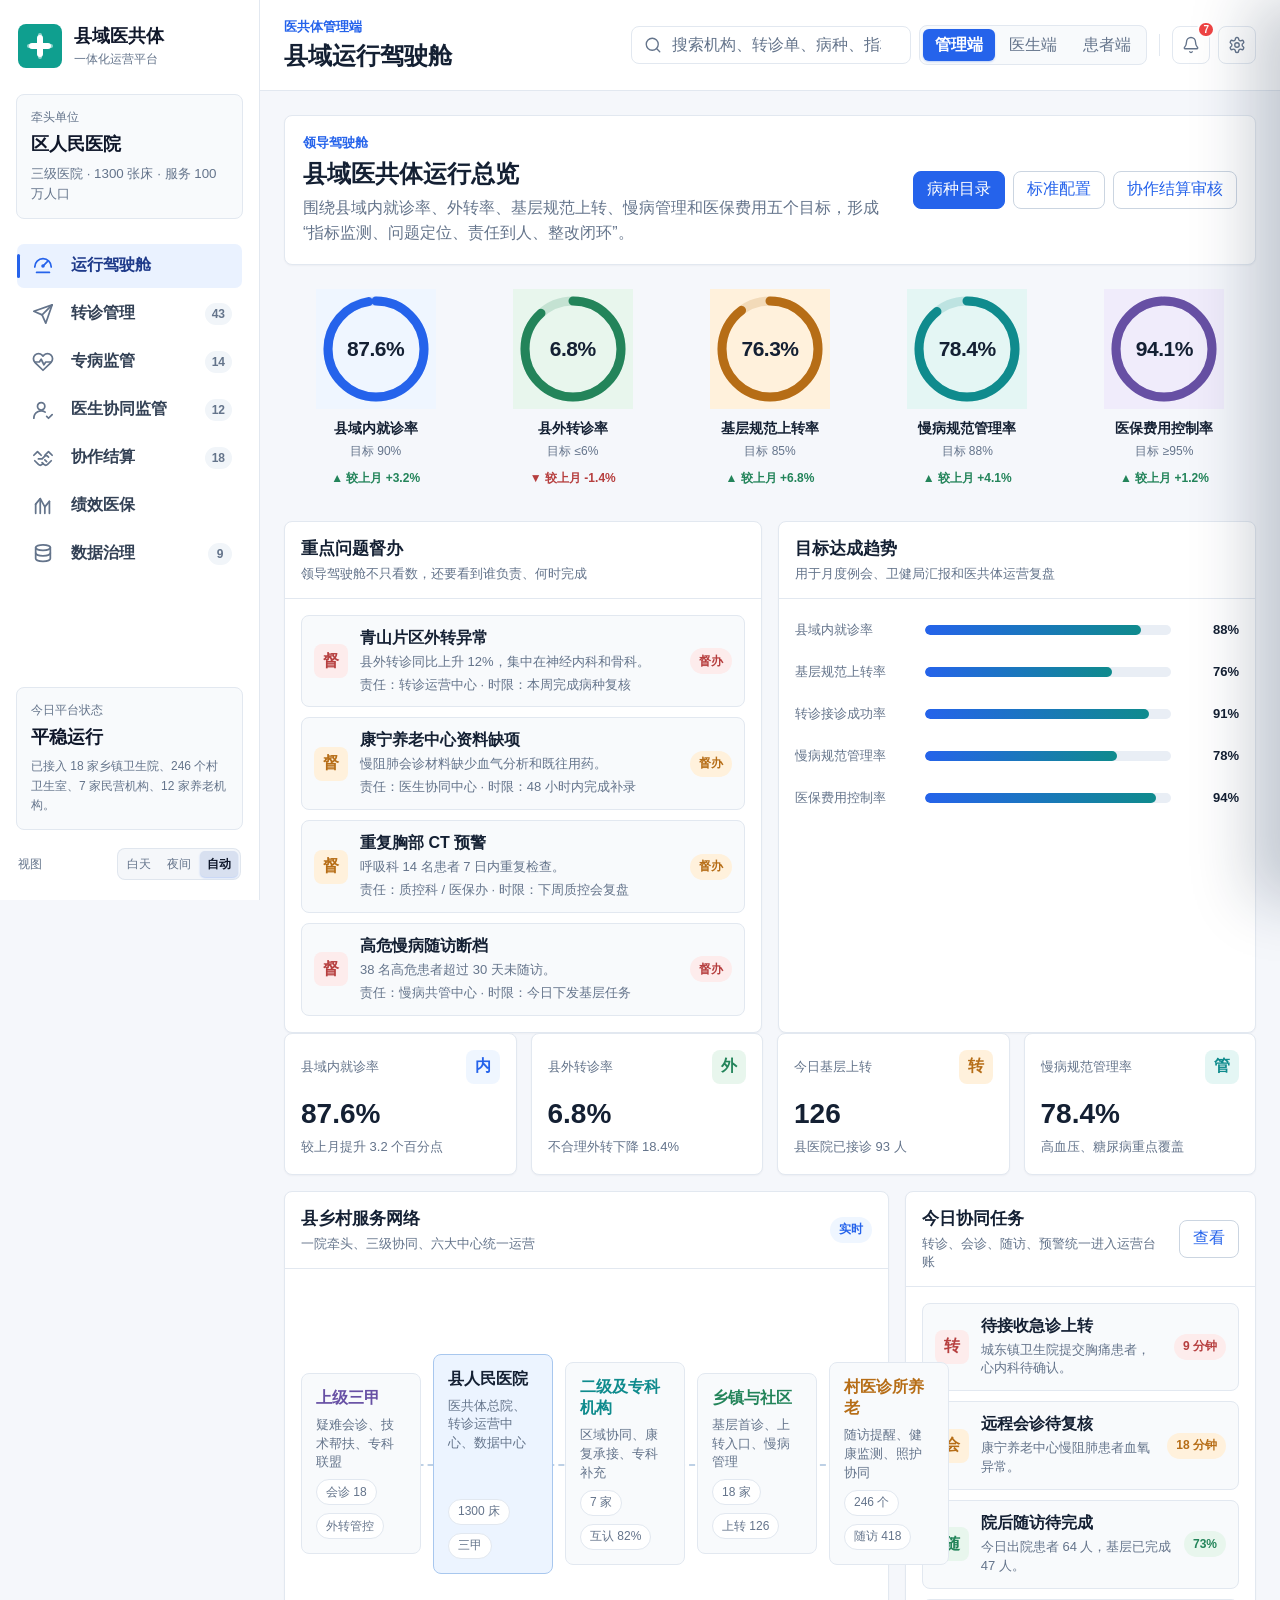
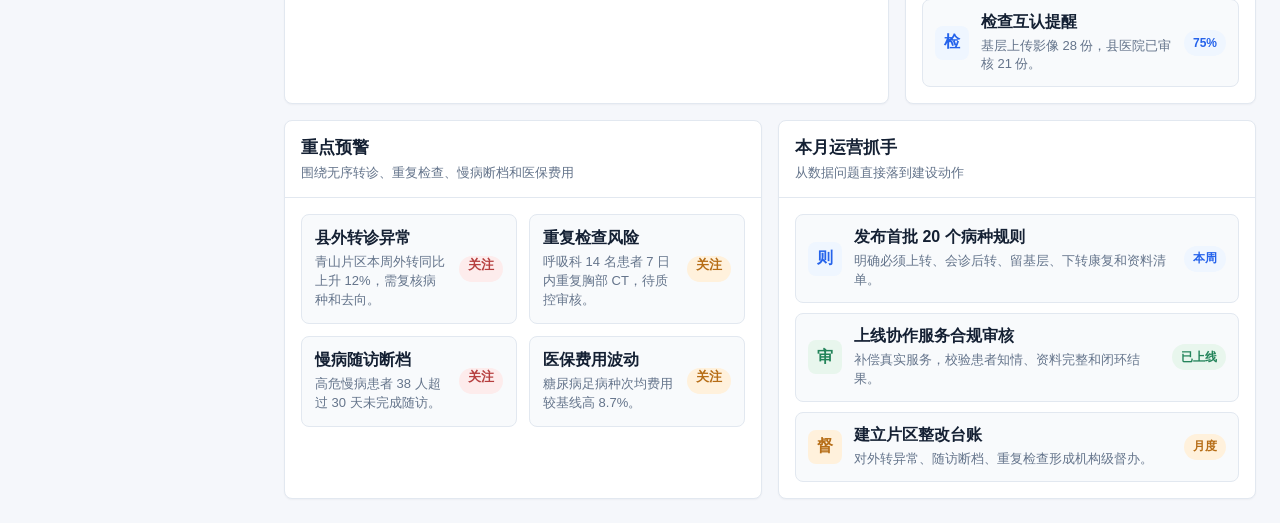
<file: index.html>
<!doctype html>
<html lang="zh-CN">
  <head>
    <meta charset="UTF-8" />
    <meta name="viewport" content="width=device-width, initial-scale=1.0" />
    <title>县域医共体一体化平台</title>
    <link rel="stylesheet" href="./styles.css?v=merge-doc6" />
  </head>
  <body>
    <div class="app-shell">
      <aside class="sidebar" aria-label="主导航">
        <div class="brand">
          <div class="brand-mark">
            <svg width="26" height="26" viewBox="0 0 26 26" fill="none" aria-hidden="true">
              <rect x="10" y="2" width="6" height="22" rx="3" fill="white"/>
              <rect x="2" y="10" width="22" height="6" rx="3" fill="white"/>
              <circle cx="13" cy="2"  r="2" fill="white" opacity="0.55"/>
              <circle cx="13" cy="24" r="2" fill="white" opacity="0.55"/>
              <circle cx="2"  cy="13" r="2" fill="white" opacity="0.55"/>
              <circle cx="24" cy="13" r="2" fill="white" opacity="0.55"/>
            </svg>
          </div>
          <div>
            <strong>县域医共体</strong>
            <span>一体化运营平台</span>
          </div>
        </div>

        <div class="region-card">
          <span>牵头单位</span>
          <strong>区人民医院</strong>
          <small>三级医院 · 1300 张床 · 服务 100 万人口</small>
        </div>

        <nav id="mainNav" class="nav" aria-label="平台模块"></nav>

        <section class="sidebar-status" aria-label="运行状态">
          <div>
            <span>今日平台状态</span>
            <strong>平稳运行</strong>
          </div>
          <p>已接入 18 家乡镇卫生院、246 个村卫生室、7 家民营机构、12 家养老机构。</p>
        </section>

        <div class="sidebar-preferences" aria-label="视图偏好">
          <span>视图</span>
          <div class="theme-switch">
            <button type="button" data-theme-choice="light" title="白天视图">白天</button>
            <button type="button" data-theme-choice="dark" title="夜间视图">夜间</button>
            <button type="button" data-theme-choice="auto" title="跟随系统">自动</button>
          </div>
        </div>
      </aside>

      <main class="workspace">
        <header class="topbar">
          <div>
            <p id="viewLabel" class="eyebrow">医共体管理端</p>
            <h1 id="pageTitle">县域运行驾驶舱</h1>
          </div>
          <div class="topbar-actions">
            <label class="search" aria-label="搜索">
              <svg class="topbar-svg" viewBox="0 0 24 24" aria-hidden="true"><circle cx="11" cy="11" r="8"/><path d="m21 21-4.3-4.3"/></svg>
              <input id="searchInput" type="search" placeholder="搜索患者、机构、转诊单、慢病档案" />
            </label>
            <div class="role-switch" role="tablist" aria-label="端口切换">
              <button class="active" type="button" data-role="manager">管理端</button>
              <button type="button" data-role="doctor">医生端</button>
              <button type="button" data-role="patient">患者端</button>
            </div>
            <span class="topbar-divider" aria-hidden="true"></span>
            <button id="notifButton" class="icon-button" type="button" aria-label="通知" title="通知">
              <svg class="topbar-svg" viewBox="0 0 24 24" aria-hidden="true"><path d="M10.268 21a2 2 0 0 0 3.464 0"/><path d="M3.262 15.326A1 1 0 0 0 4 17h16a1 1 0 0 0 .74-1.673C19.41 13.956 18 12.499 18 8A6 6 0 0 0 6 8c0 4.499-1.411 5.957-2.738 7.326"/></svg>
              <span id="notifBadge" class="notif-badge" style="display:none;">0</span>
            </button>
            <button id="settingsButton" class="icon-button" type="button" aria-label="系统设置" title="系统设置">
              <svg class="topbar-svg" viewBox="0 0 24 24" aria-hidden="true"><path d="M12.22 2h-.44a2 2 0 0 0-2 2v.18a2 2 0 0 1-1 1.73l-.43.25a2 2 0 0 1-2 0l-.15-.08a2 2 0 0 0-2.73.73l-.22.38a2 2 0 0 0 .73 2.73l.15.1a2 2 0 0 1 1 1.72v.51a2 2 0 0 1-1 1.74l-.15.09a2 2 0 0 0-.73 2.73l.22.38a2 2 0 0 0 2.73.73l.15-.08a2 2 0 0 1 2 0l.43.25a2 2 0 0 1 1 1.73V20a2 2 0 0 0 2 2h.44a2 2 0 0 0 2-2v-.18a2 2 0 0 1 1-1.73l.43-.25a2 2 0 0 1 2 0l.15.08a2 2 0 0 0 2.73-.73l.22-.39a2 2 0 0 0-.73-2.73l-.15-.08a2 2 0 0 1-1-1.74v-.5a2 2 0 0 1 1-1.74l.15-.09a2 2 0 0 0 .73-2.73l-.22-.38a2 2 0 0 0-2.73-.73l-.15.08a2 2 0 0 1-2 0l-.43-.25a2 2 0 0 1-1-1.73V4a2 2 0 0 0-2-2z"/><circle cx="12" cy="12" r="3"/></svg>
            </button>
            <button id="commandButton" class="primary-button" type="button" hidden></button>
          </div>
        </header>

        <section id="content" class="content" aria-live="polite"></section>
      </main>
    </div>

    <div id="toast" class="toast" role="status" aria-live="polite"></div>

    <div id="overlayBackdrop" hidden style="position:fixed;inset:0;z-index:299;background:rgba(0,0,0,0.25);"></div>
    <aside id="settingsPanel" hidden aria-label="系统设置" style="position:fixed;z-index:300;"></aside>
    <aside id="notifPanel"    hidden aria-label="通知"     style="position:fixed;z-index:300;"></aside>

    <div id="detailBackdrop" class="detail-backdrop" hidden></div>
    <aside id="detailDrawer" class="detail-drawer" aria-label="业务详情" hidden>
      <div class="detail-drawer-header">
        <div>
          <p id="detailKind" class="eyebrow">业务详情</p>
          <h2 id="detailTitle">详情</h2>
        </div>
        <button class="icon-button" type="button" data-close-detail aria-label="关闭">×</button>
      </div>
      <div id="detailBody" class="detail-drawer-body"></div>
    </aside>

    <script src="./app.js?v=merge-doc6"></script>
  </body>
</html>
</file>
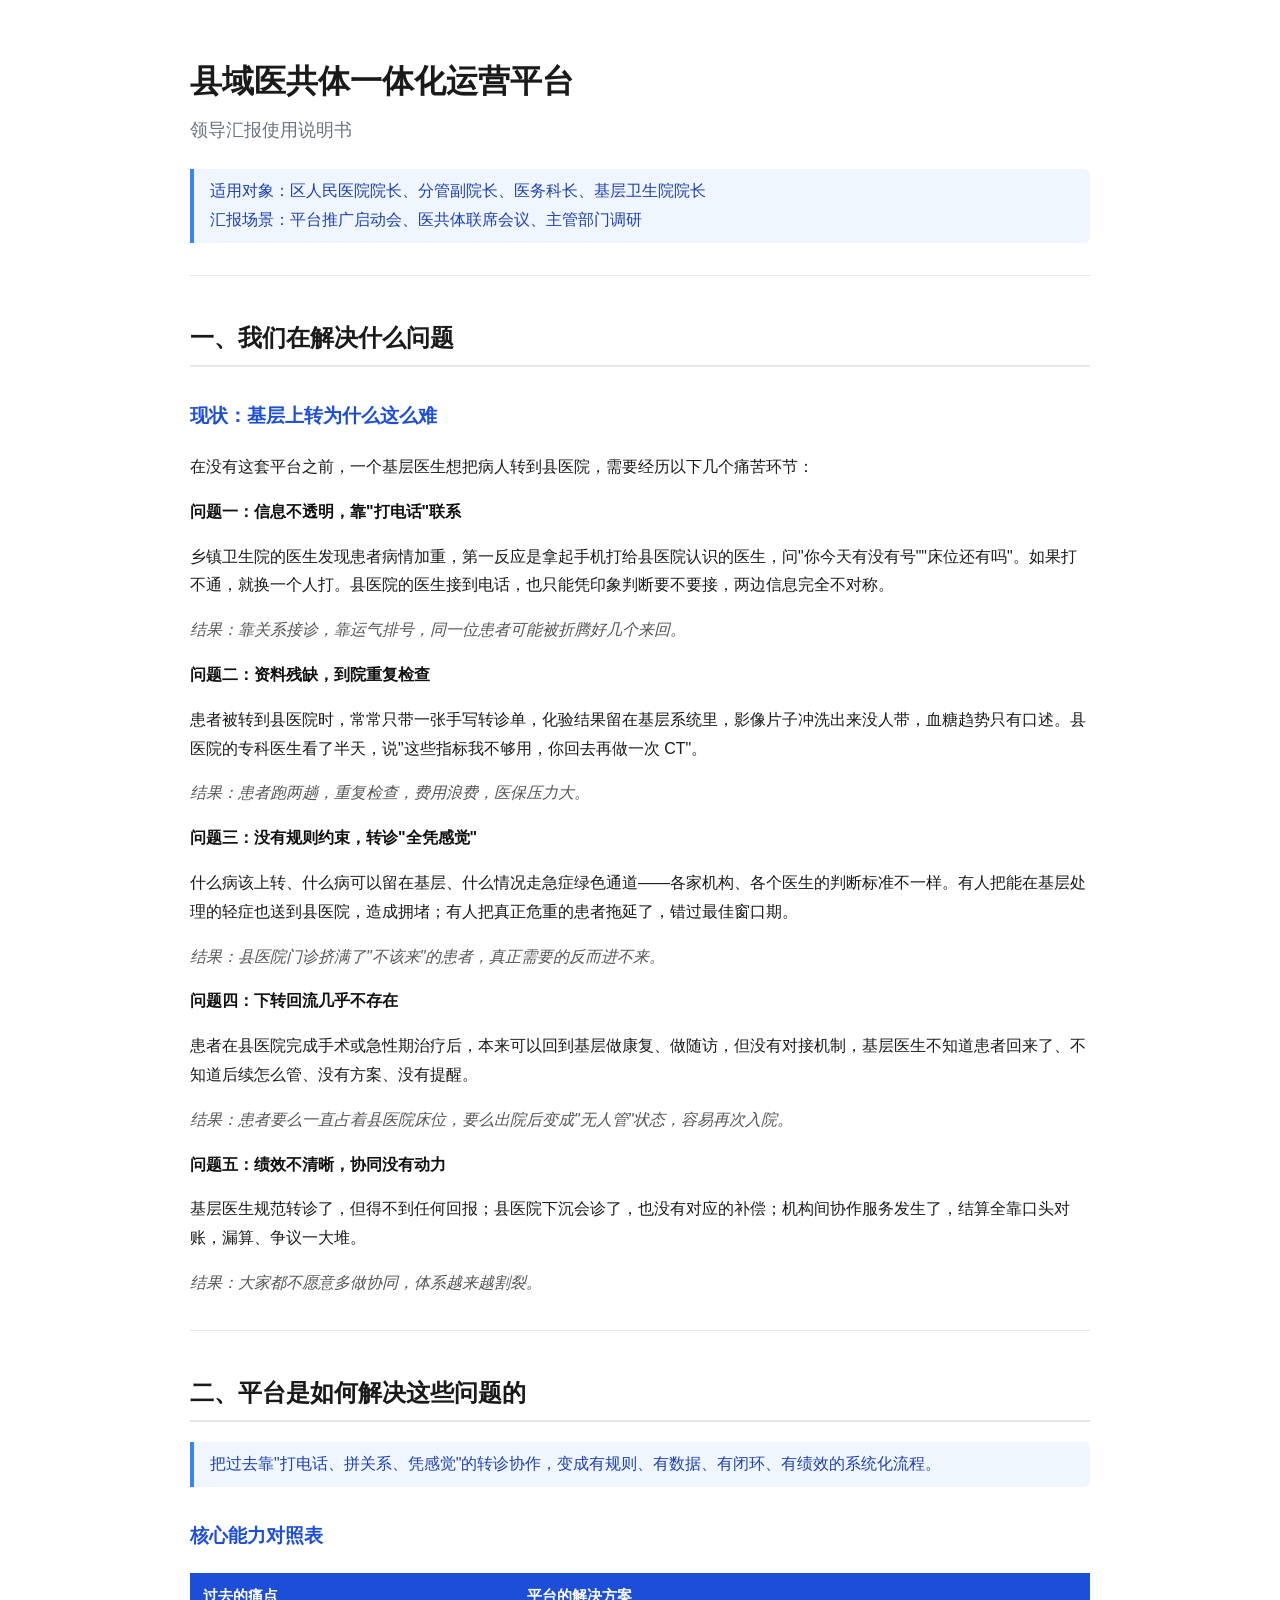
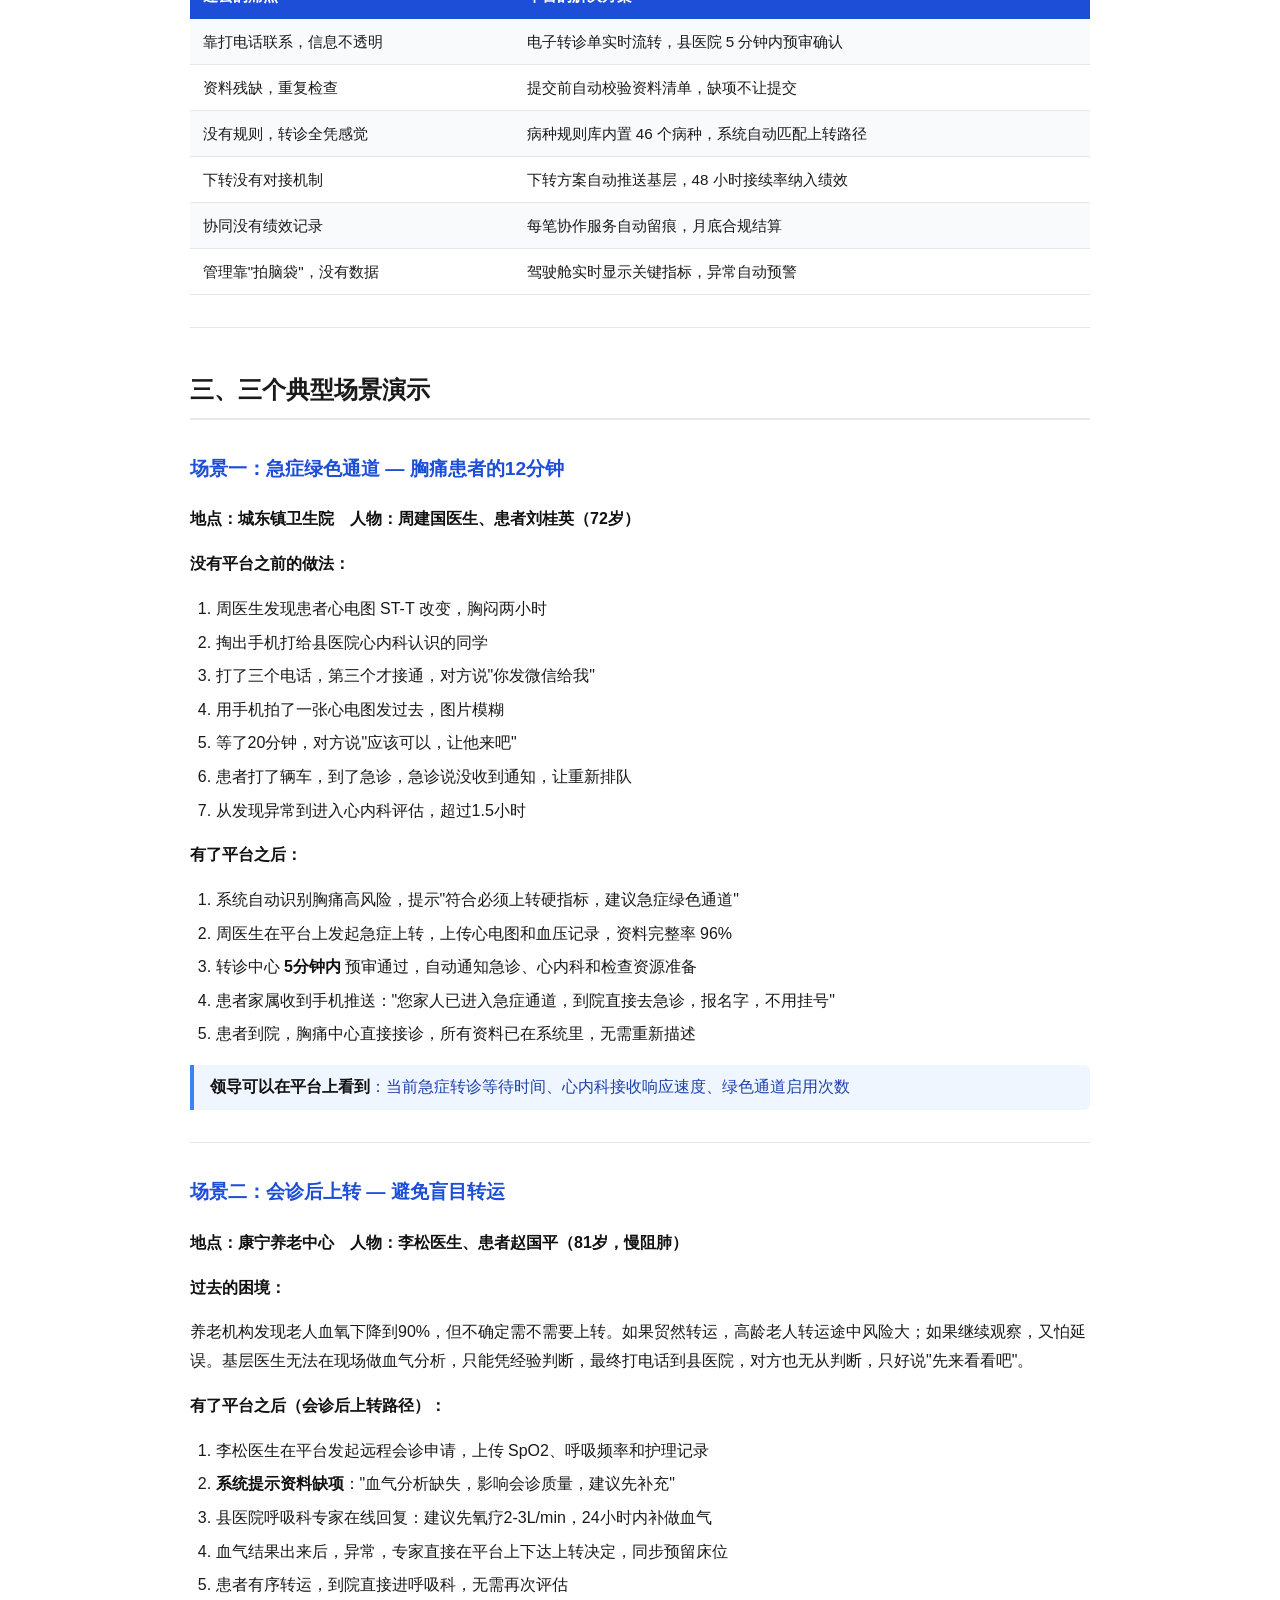
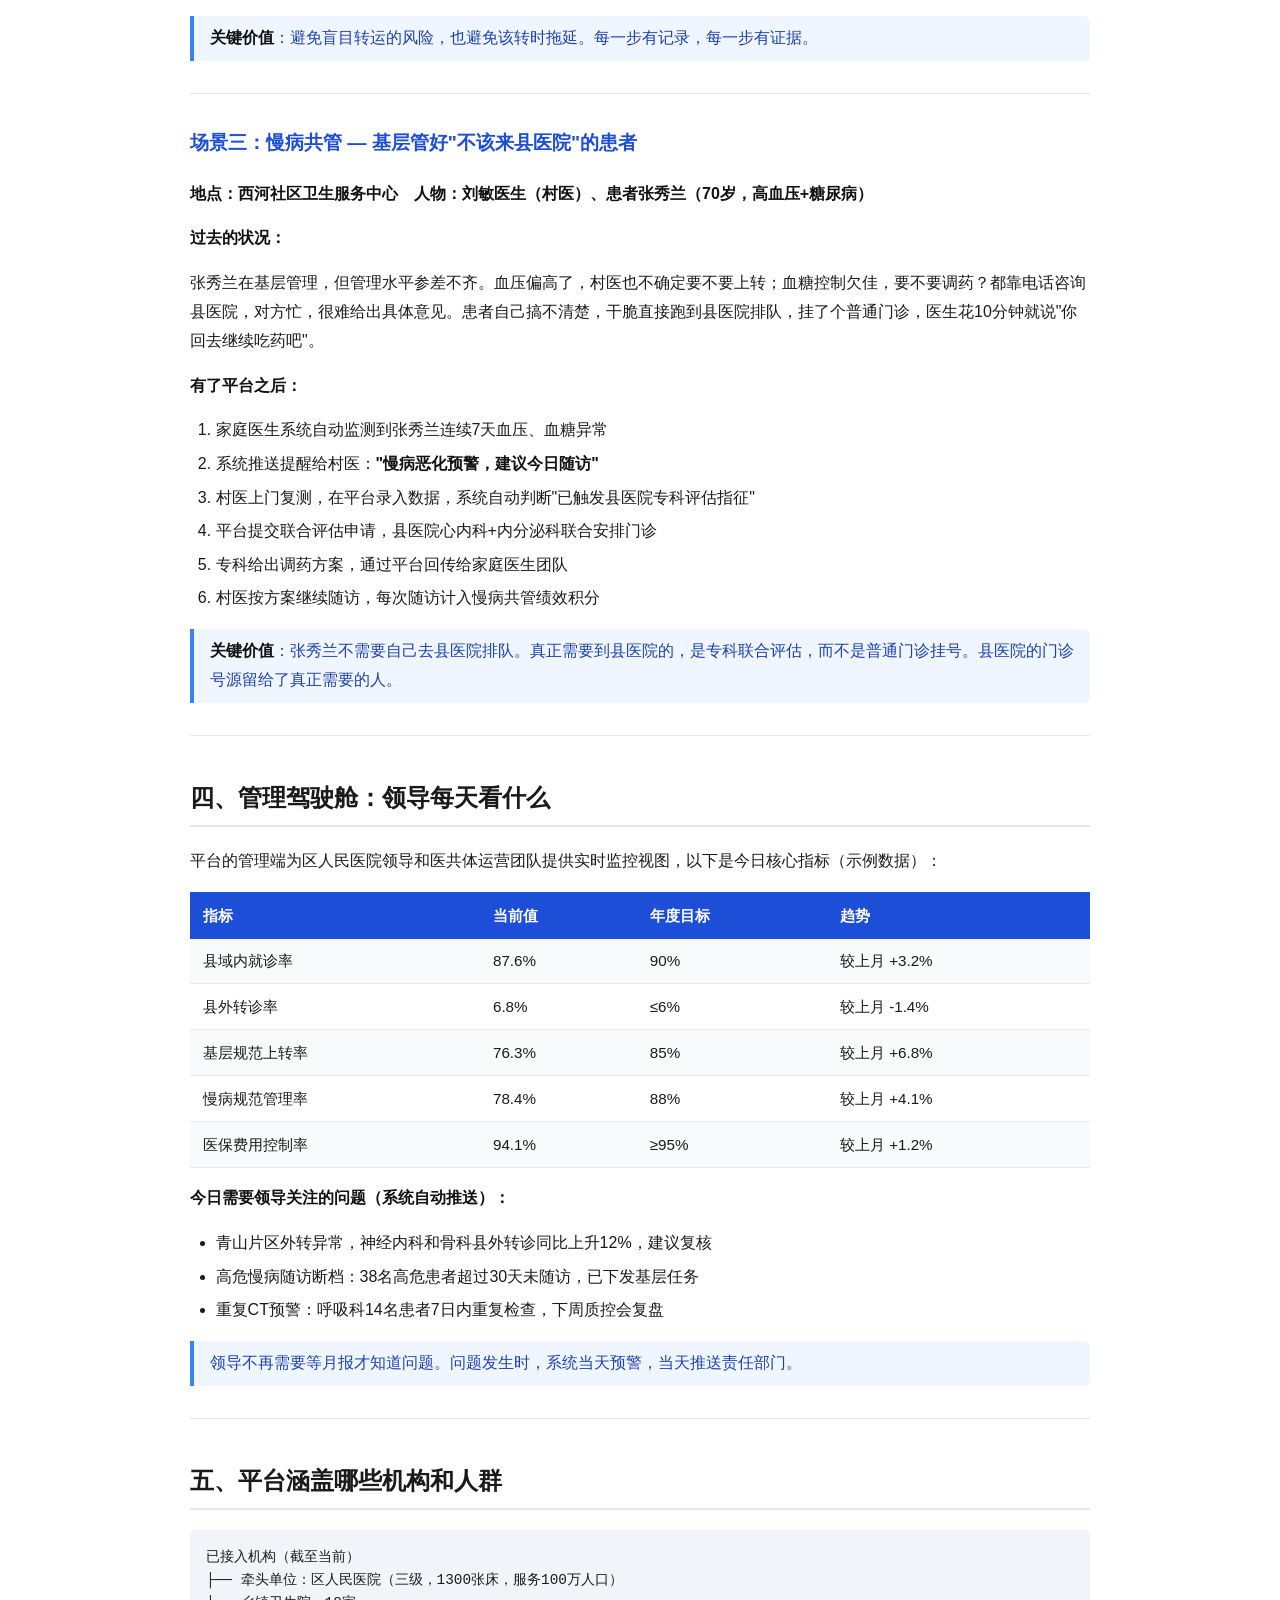
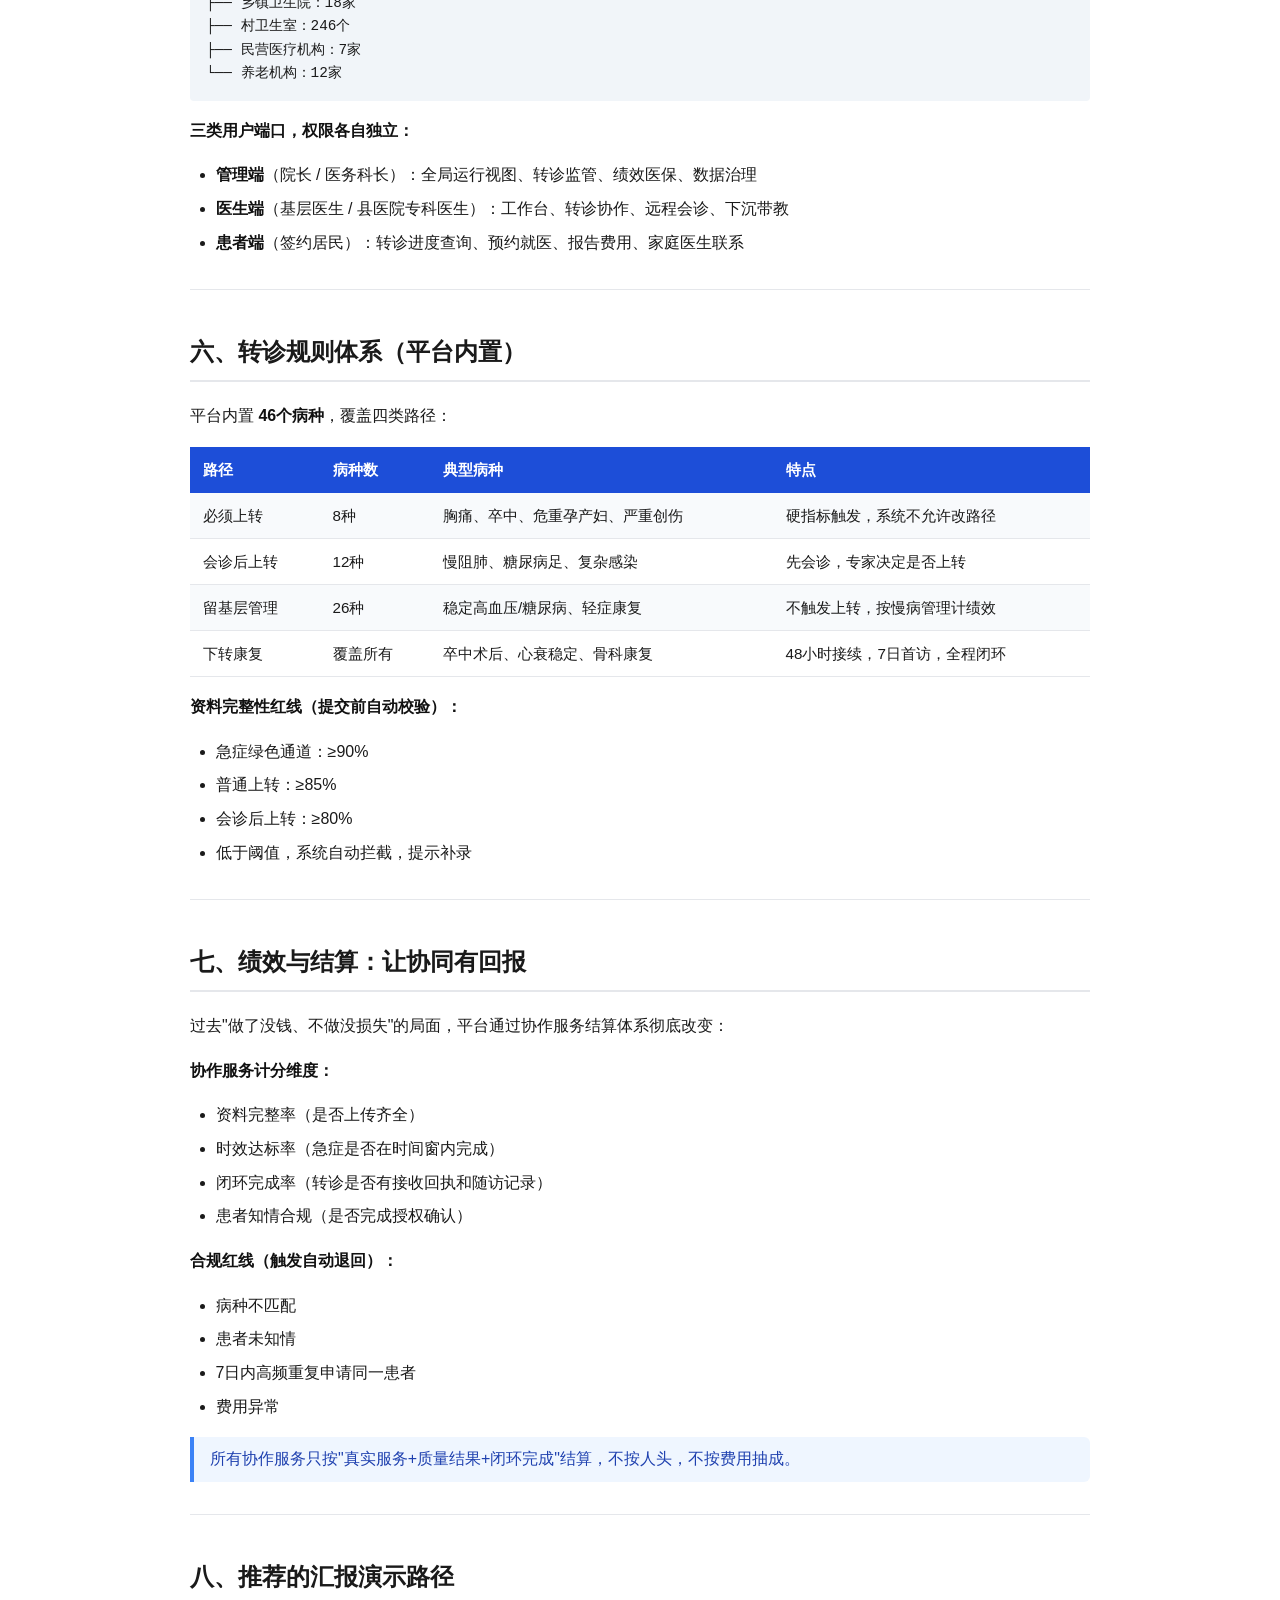
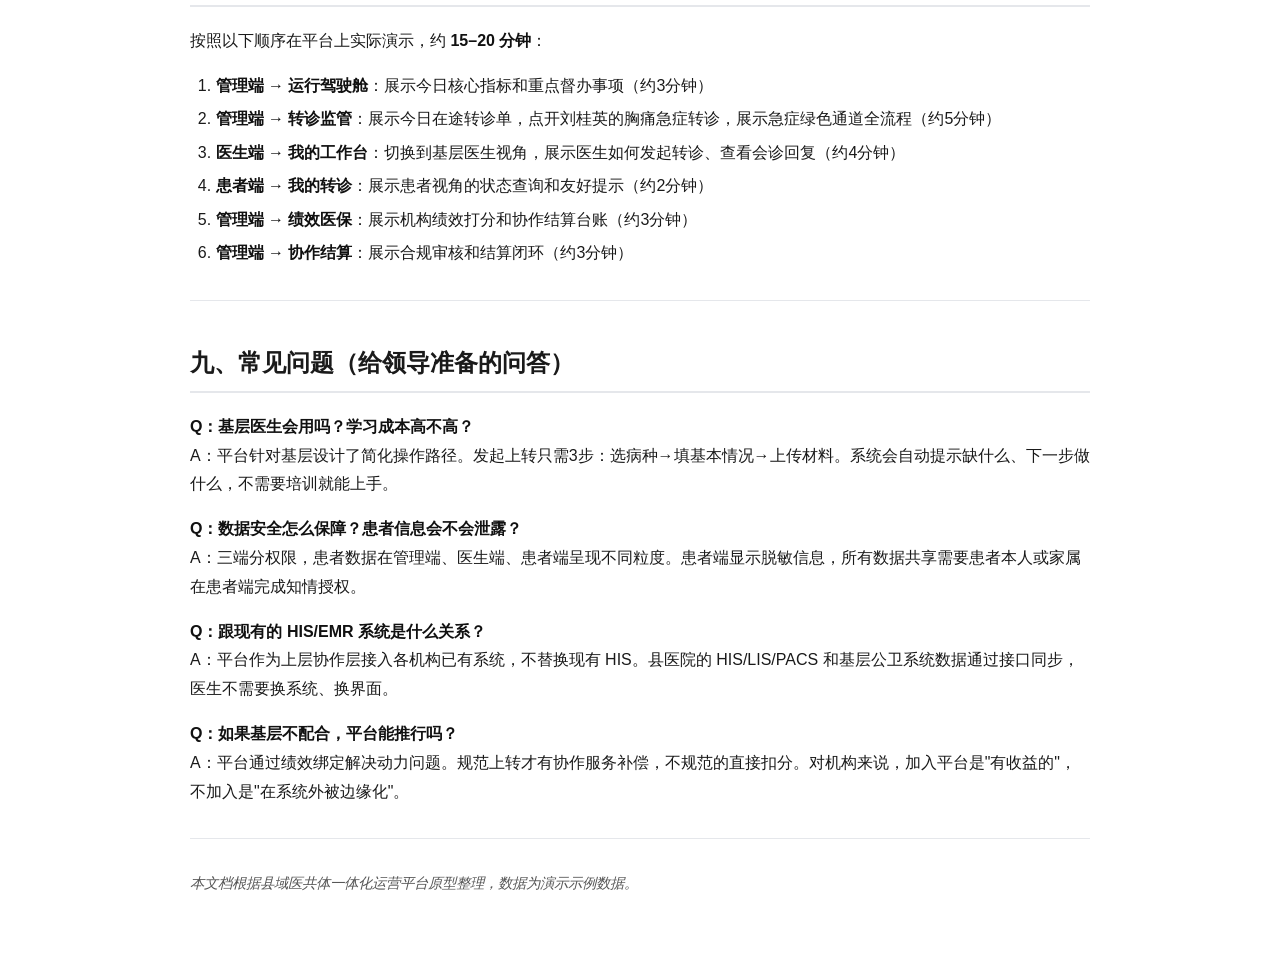
<file: review.html>
<!DOCTYPE html>
<html lang="zh-CN">
<head>
  <meta charset="UTF-8">
  <meta name="viewport" content="width=device-width, initial-scale=1.0">
  <title>县域医共体一体化运营平台 — 领导汇报使用说明书</title>
  <style>
    body {
      font-family: -apple-system, BlinkMacSystemFont, "PingFang SC", "Hiragino Sans GB", "Microsoft YaHei", sans-serif;
      line-height: 1.8;
      color: #1a1a1a;
      max-width: 900px;
      margin: 0 auto;
      padding: 2rem 1.5rem 4rem;
      background: #fff;
    }
    h1 { font-size: 2rem; margin-bottom: 0.25rem; }
    h2 { font-size: 1.5rem; margin-top: 2.5rem; border-bottom: 2px solid #e5e7eb; padding-bottom: 0.4rem; }
    h3 { font-size: 1.2rem; margin-top: 2rem; color: #1d4ed8; }
    blockquote {
      border-left: 4px solid #3b82f6;
      margin: 1rem 0;
      padding: 0.5rem 1rem;
      background: #eff6ff;
      border-radius: 0 6px 6px 0;
      color: #1e40af;
    }
    blockquote p { margin: 0; }
    table {
      width: 100%;
      border-collapse: collapse;
      margin: 1rem 0;
      font-size: 0.95rem;
    }
    th {
      background: #1d4ed8;
      color: #fff;
      padding: 0.6rem 0.8rem;
      text-align: left;
    }
    td {
      padding: 0.55rem 0.8rem;
      border-bottom: 1px solid #e5e7eb;
    }
    tr:nth-child(even) td { background: #f8fafc; }
    code, pre {
      font-family: "Menlo", "Consolas", monospace;
      background: #f1f5f9;
      border-radius: 4px;
    }
    pre {
      padding: 1rem;
      overflow-x: auto;
      font-size: 0.9rem;
      line-height: 1.6;
    }
    hr {
      border: none;
      border-top: 1px solid #e5e7eb;
      margin: 2rem 0;
    }
    ol, ul { padding-left: 1.6rem; }
    li { margin: 0.3rem 0; }
    strong { color: #111; }
    em { color: #555; }
    .callout {
      background: #f0fdf4;
      border: 1px solid #86efac;
      border-radius: 8px;
      padding: 0.8rem 1rem;
      margin: 1rem 0;
    }
    .callout p { margin: 0; color: #166534; }
  </style>
</head>
<body>

<h1>县域医共体一体化运营平台</h1>
<h2 style="border:none;margin-top:0;color:#6b7280;font-size:1.1rem;font-weight:400;">领导汇报使用说明书</h2>

<blockquote>
  <p>适用对象：区人民医院院长、分管副院长、医务科长、基层卫生院院长</p>
  <p>汇报场景：平台推广启动会、医共体联席会议、主管部门调研</p>
</blockquote>

<hr>

<h2>一、我们在解决什么问题</h2>

<h3>现状：基层上转为什么这么难</h3>

<p>在没有这套平台之前，一个基层医生想把病人转到县医院，需要经历以下几个痛苦环节：</p>

<p><strong>问题一：信息不透明，靠"打电话"联系</strong></p>
<p>乡镇卫生院的医生发现患者病情加重，第一反应是拿起手机打给县医院认识的医生，问"你今天有没有号""床位还有吗"。如果打不通，就换一个人打。县医院的医生接到电话，也只能凭印象判断要不要接，两边信息完全不对称。</p>
<p><em>结果：靠关系接诊，靠运气排号，同一位患者可能被折腾好几个来回。</em></p>

<p><strong>问题二：资料残缺，到院重复检查</strong></p>
<p>患者被转到县医院时，常常只带一张手写转诊单，化验结果留在基层系统里，影像片子冲洗出来没人带，血糖趋势只有口述。县医院的专科医生看了半天，说"这些指标我不够用，你回去再做一次 CT"。</p>
<p><em>结果：患者跑两趟，重复检查，费用浪费，医保压力大。</em></p>

<p><strong>问题三：没有规则约束，转诊"全凭感觉"</strong></p>
<p>什么病该上转、什么病可以留在基层、什么情况走急症绿色通道——各家机构、各个医生的判断标准不一样。有人把能在基层处理的轻症也送到县医院，造成拥堵；有人把真正危重的患者拖延了，错过最佳窗口期。</p>
<p><em>结果：县医院门诊挤满了"不该来"的患者，真正需要的反而进不来。</em></p>

<p><strong>问题四：下转回流几乎不存在</strong></p>
<p>患者在县医院完成手术或急性期治疗后，本来可以回到基层做康复、做随访，但没有对接机制，基层医生不知道患者回来了、不知道后续怎么管、没有方案、没有提醒。</p>
<p><em>结果：患者要么一直占着县医院床位，要么出院后变成"无人管"状态，容易再次入院。</em></p>

<p><strong>问题五：绩效不清晰，协同没有动力</strong></p>
<p>基层医生规范转诊了，但得不到任何回报；县医院下沉会诊了，也没有对应的补偿；机构间协作服务发生了，结算全靠口头对账，漏算、争议一大堆。</p>
<p><em>结果：大家都不愿意多做协同，体系越来越割裂。</em></p>

<hr>

<h2>二、平台是如何解决这些问题的</h2>

<blockquote><p>把过去靠"打电话、拼关系、凭感觉"的转诊协作，变成有规则、有数据、有闭环、有绩效的系统化流程。</p></blockquote>

<h3>核心能力对照表</h3>
<table>
  <tr><th>过去的痛点</th><th>平台的解决方案</th></tr>
  <tr><td>靠打电话联系，信息不透明</td><td>电子转诊单实时流转，县医院 5 分钟内预审确认</td></tr>
  <tr><td>资料残缺，重复检查</td><td>提交前自动校验资料清单，缺项不让提交</td></tr>
  <tr><td>没有规则，转诊全凭感觉</td><td>病种规则库内置 46 个病种，系统自动匹配上转路径</td></tr>
  <tr><td>下转没有对接机制</td><td>下转方案自动推送基层，48 小时接续率纳入绩效</td></tr>
  <tr><td>协同没有绩效记录</td><td>每笔协作服务自动留痕，月底合规结算</td></tr>
  <tr><td>管理靠"拍脑袋"，没有数据</td><td>驾驶舱实时显示关键指标，异常自动预警</td></tr>
</table>

<hr>

<h2>三、三个典型场景演示</h2>

<h3>场景一：急症绿色通道 — 胸痛患者的12分钟</h3>

<p><strong>地点：城东镇卫生院&emsp;人物：周建国医生、患者刘桂英（72岁）</strong></p>

<p><strong>没有平台之前的做法：</strong></p>
<ol>
  <li>周医生发现患者心电图 ST-T 改变，胸闷两小时</li>
  <li>掏出手机打给县医院心内科认识的同学</li>
  <li>打了三个电话，第三个才接通，对方说"你发微信给我"</li>
  <li>用手机拍了一张心电图发过去，图片模糊</li>
  <li>等了20分钟，对方说"应该可以，让他来吧"</li>
  <li>患者打了辆车，到了急诊，急诊说没收到通知，让重新排队</li>
  <li>从发现异常到进入心内科评估，超过1.5小时</li>
</ol>

<p><strong>有了平台之后：</strong></p>
<ol>
  <li>系统自动识别胸痛高风险，提示"符合必须上转硬指标，建议急症绿色通道"</li>
  <li>周医生在平台上发起急症上转，上传心电图和血压记录，资料完整率 96%</li>
  <li>转诊中心 <strong>5分钟内</strong> 预审通过，自动通知急诊、心内科和检查资源准备</li>
  <li>患者家属收到手机推送："您家人已进入急症通道，到院直接去急诊，报名字，不用挂号"</li>
  <li>患者到院，胸痛中心直接接诊，所有资料已在系统里，无需重新描述</li>
</ol>

<blockquote><p><strong>领导可以在平台上看到</strong>：当前急症转诊等待时间、心内科接收响应速度、绿色通道启用次数</p></blockquote>

<hr>

<h3>场景二：会诊后上转 — 避免盲目转运</h3>

<p><strong>地点：康宁养老中心&emsp;人物：李松医生、患者赵国平（81岁，慢阻肺）</strong></p>

<p><strong>过去的困境：</strong></p>
<p>养老机构发现老人血氧下降到90%，但不确定需不需要上转。如果贸然转运，高龄老人转运途中风险大；如果继续观察，又怕延误。基层医生无法在现场做血气分析，只能凭经验判断，最终打电话到县医院，对方也无从判断，只好说"先来看看吧"。</p>

<p><strong>有了平台之后（会诊后上转路径）：</strong></p>
<ol>
  <li>李松医生在平台发起远程会诊申请，上传 SpO2、呼吸频率和护理记录</li>
  <li><strong>系统提示资料缺项</strong>："血气分析缺失，影响会诊质量，建议先补充"</li>
  <li>县医院呼吸科专家在线回复：建议先氧疗2-3L/min，24小时内补做血气</li>
  <li>血气结果出来后，异常，专家直接在平台上下达上转决定，同步预留床位</li>
  <li>患者有序转运，到院直接进呼吸科，无需再次评估</li>
</ol>

<blockquote><p><strong>关键价值</strong>：避免盲目转运的风险，也避免该转时拖延。每一步有记录，每一步有证据。</p></blockquote>

<hr>

<h3>场景三：慢病共管 — 基层管好"不该来县医院"的患者</h3>

<p><strong>地点：西河社区卫生服务中心&emsp;人物：刘敏医生（村医）、患者张秀兰（70岁，高血压+糖尿病）</strong></p>

<p><strong>过去的状况：</strong></p>
<p>张秀兰在基层管理，但管理水平参差不齐。血压偏高了，村医也不确定要不要上转；血糖控制欠佳，要不要调药？都靠电话咨询县医院，对方忙，很难给出具体意见。患者自己搞不清楚，干脆直接跑到县医院排队，挂了个普通门诊，医生花10分钟就说"你回去继续吃药吧"。</p>

<p><strong>有了平台之后：</strong></p>
<ol>
  <li>家庭医生系统自动监测到张秀兰连续7天血压、血糖异常</li>
  <li>系统推送提醒给村医：<strong>"慢病恶化预警，建议今日随访"</strong></li>
  <li>村医上门复测，在平台录入数据，系统自动判断"已触发县医院专科评估指征"</li>
  <li>平台提交联合评估申请，县医院心内科+内分泌科联合安排门诊</li>
  <li>专科给出调药方案，通过平台回传给家庭医生团队</li>
  <li>村医按方案继续随访，每次随访计入慢病共管绩效积分</li>
</ol>

<blockquote><p><strong>关键价值</strong>：张秀兰不需要自己去县医院排队。真正需要到县医院的，是专科联合评估，而不是普通门诊挂号。县医院的门诊号源留给了真正需要的人。</p></blockquote>

<hr>

<h2>四、管理驾驶舱：领导每天看什么</h2>

<p>平台的管理端为区人民医院领导和医共体运营团队提供实时监控视图，以下是今日核心指标（示例数据）：</p>

<table>
  <tr><th>指标</th><th>当前值</th><th>年度目标</th><th>趋势</th></tr>
  <tr><td>县域内就诊率</td><td>87.6%</td><td>90%</td><td>较上月 +3.2%</td></tr>
  <tr><td>县外转诊率</td><td>6.8%</td><td>≤6%</td><td>较上月 -1.4%</td></tr>
  <tr><td>基层规范上转率</td><td>76.3%</td><td>85%</td><td>较上月 +6.8%</td></tr>
  <tr><td>慢病规范管理率</td><td>78.4%</td><td>88%</td><td>较上月 +4.1%</td></tr>
  <tr><td>医保费用控制率</td><td>94.1%</td><td>≥95%</td><td>较上月 +1.2%</td></tr>
</table>

<p><strong>今日需要领导关注的问题（系统自动推送）：</strong></p>
<ul>
  <li>青山片区外转异常，神经内科和骨科县外转诊同比上升12%，建议复核</li>
  <li>高危慢病随访断档：38名高危患者超过30天未随访，已下发基层任务</li>
  <li>重复CT预警：呼吸科14名患者7日内重复检查，下周质控会复盘</li>
</ul>

<blockquote><p>领导不再需要等月报才知道问题。问题发生时，系统当天预警，当天推送责任部门。</p></blockquote>

<hr>

<h2>五、平台涵盖哪些机构和人群</h2>

<pre>已接入机构（截至当前）
├── 牵头单位：区人民医院（三级，1300张床，服务100万人口）
├── 乡镇卫生院：18家
├── 村卫生室：246个
├── 民营医疗机构：7家
└── 养老机构：12家</pre>

<p><strong>三类用户端口，权限各自独立：</strong></p>
<ul>
  <li><strong>管理端</strong>（院长 / 医务科长）：全局运行视图、转诊监管、绩效医保、数据治理</li>
  <li><strong>医生端</strong>（基层医生 / 县医院专科医生）：工作台、转诊协作、远程会诊、下沉带教</li>
  <li><strong>患者端</strong>（签约居民）：转诊进度查询、预约就医、报告费用、家庭医生联系</li>
</ul>

<hr>

<h2>六、转诊规则体系（平台内置）</h2>

<p>平台内置 <strong>46个病种</strong>，覆盖四类路径：</p>

<table>
  <tr><th>路径</th><th>病种数</th><th>典型病种</th><th>特点</th></tr>
  <tr><td>必须上转</td><td>8种</td><td>胸痛、卒中、危重孕产妇、严重创伤</td><td>硬指标触发，系统不允许改路径</td></tr>
  <tr><td>会诊后上转</td><td>12种</td><td>慢阻肺、糖尿病足、复杂感染</td><td>先会诊，专家决定是否上转</td></tr>
  <tr><td>留基层管理</td><td>26种</td><td>稳定高血压/糖尿病、轻症康复</td><td>不触发上转，按慢病管理计绩效</td></tr>
  <tr><td>下转康复</td><td>覆盖所有</td><td>卒中术后、心衰稳定、骨科康复</td><td>48小时接续，7日首访，全程闭环</td></tr>
</table>

<p><strong>资料完整性红线（提交前自动校验）：</strong></p>
<ul>
  <li>急症绿色通道：≥90%</li>
  <li>普通上转：≥85%</li>
  <li>会诊后上转：≥80%</li>
  <li>低于阈值，系统自动拦截，提示补录</li>
</ul>

<hr>

<h2>七、绩效与结算：让协同有回报</h2>

<p>过去"做了没钱、不做没损失"的局面，平台通过协作服务结算体系彻底改变：</p>

<p><strong>协作服务计分维度：</strong></p>
<ul>
  <li>资料完整率（是否上传齐全）</li>
  <li>时效达标率（急症是否在时间窗内完成）</li>
  <li>闭环完成率（转诊是否有接收回执和随访记录）</li>
  <li>患者知情合规（是否完成授权确认）</li>
</ul>

<p><strong>合规红线（触发自动退回）：</strong></p>
<ul>
  <li>病种不匹配</li>
  <li>患者未知情</li>
  <li>7日内高频重复申请同一患者</li>
  <li>费用异常</li>
</ul>

<blockquote><p>所有协作服务只按"真实服务+质量结果+闭环完成"结算，不按人头，不按费用抽成。</p></blockquote>

<hr>

<h2>八、推荐的汇报演示路径</h2>

<p>按照以下顺序在平台上实际演示，约 <strong>15–20 分钟</strong>：</p>
<ol>
  <li><strong>管理端 → 运行驾驶舱</strong>：展示今日核心指标和重点督办事项（约3分钟）</li>
  <li><strong>管理端 → 转诊监管</strong>：展示今日在途转诊单，点开刘桂英的胸痛急症转诊，展示急症绿色通道全流程（约5分钟）</li>
  <li><strong>医生端 → 我的工作台</strong>：切换到基层医生视角，展示医生如何发起转诊、查看会诊回复（约4分钟）</li>
  <li><strong>患者端 → 我的转诊</strong>：展示患者视角的状态查询和友好提示（约2分钟）</li>
  <li><strong>管理端 → 绩效医保</strong>：展示机构绩效打分和协作结算台账（约3分钟）</li>
  <li><strong>管理端 → 协作结算</strong>：展示合规审核和结算闭环（约3分钟）</li>
</ol>

<hr>

<h2>九、常见问题（给领导准备的问答）</h2>

<p><strong>Q：基层医生会用吗？学习成本高不高？</strong><br>
A：平台针对基层设计了简化操作路径。发起上转只需3步：选病种→填基本情况→上传材料。系统会自动提示缺什么、下一步做什么，不需要培训就能上手。</p>

<p><strong>Q：数据安全怎么保障？患者信息会不会泄露？</strong><br>
A：三端分权限，患者数据在管理端、医生端、患者端呈现不同粒度。患者端显示脱敏信息，所有数据共享需要患者本人或家属在患者端完成知情授权。</p>

<p><strong>Q：跟现有的 HIS/EMR 系统是什么关系？</strong><br>
A：平台作为上层协作层接入各机构已有系统，不替换现有 HIS。县医院的 HIS/LIS/PACS 和基层公卫系统数据通过接口同步，医生不需要换系统、换界面。</p>

<p><strong>Q：如果基层不配合，平台能推行吗？</strong><br>
A：平台通过绩效绑定解决动力问题。规范上转才有协作服务补偿，不规范的直接扣分。对机构来说，加入平台是"有收益的"，不加入是"在系统外被边缘化"。</p>

<hr>

<p style="color:#9ca3af;font-size:0.9rem;"><em>本文档根据县域医共体一体化运营平台原型整理，数据为演示示例数据。</em></p>

</body>
</html>
</file>
<file: styles.css>
:root {
  color-scheme: light;
  --bg: #f5f7fb;
  --panel: #ffffff;
  --panel-soft: #f8fafc;
  --ink: #142033;
  --text: #142033;
  --muted: #64748b;
  --line: #e2e8f0;
  --line-strong: #cbd5e1;
  --brand: #2563eb;
  --brand-dark: #1d4ed8;
  --brand-soft: #eff6ff;
  --teal: #0f8b8d;
  --teal-soft: #e4f6f4;
  --green: #23845a;
  --green-soft: #e8f6ed;
  --amber: #b66d16;
  --amber-soft: #fff1dc;
  --red: #b63f3f;
  --red-soft: #fdecec;
  --violet: #6750a4;
  --violet-soft: #f0ecfb;
  --shadow: 0 1px 2px rgba(15, 23, 42, 0.04);
  --app-surface: var(--bg);
  --topbar-bg: #ffffff;
  --sidebar-bg: #ffffff;
  --sidebar-ink: #0f172a;
  --sidebar-muted: #64748b;
  --sidebar-border: #e2e8f0;
  --sidebar-card-bg: #f8fafc;
  --nav-panel-bg: transparent;
  --nav-border: transparent;
  --nav-text: #334155;
  --nav-icon: #64748b;
  --nav-active-bg: #eaf2ff;
  --nav-active-icon: #2563eb;
  --nav-active-text: #1e3a8a;
  --nav-count-bg: #f1f5f9;
  --nav-count-text: #64748b;
  --nav-active-count-bg: #dbeafe;
  --nav-active-count-text: #1d4ed8;
  --radius: 8px;
  font-family: Inter, "PingFang SC", "Microsoft YaHei", Arial, sans-serif;
  color: var(--ink);
}

html[data-theme="dark"] {
  color-scheme: dark;
  --bg: #0f172a;
  --panel: #172033;
  --panel-soft: #111827;
  --ink: #f8fafc;
  --text: #f8fafc;
  --muted: #94a3b8;
  --line: #263247;
  --line-strong: #334155;
  --brand: #60a5fa;
  --brand-dark: #3b82f6;
  --brand-soft: rgba(96, 165, 250, 0.16);
  --teal: #2fe3e6;
  --teal-soft: rgba(47, 227, 230, 0.14);
  --green: #63d49b;
  --green-soft: rgba(99, 212, 155, 0.14);
  --amber: #ffbf61;
  --amber-soft: rgba(255, 191, 97, 0.15);
  --red: #ff897f;
  --red-soft: rgba(255, 137, 127, 0.14);
  --violet: #a78bfa;
  --violet-soft: rgba(167, 139, 250, 0.16);
  --shadow: 0 1px 2px rgba(0, 0, 0, 0.18);
  --app-surface: var(--bg);
  --topbar-bg: #111827;
  --sidebar-bg: #111827;
  --sidebar-ink: #f8fafc;
  --sidebar-muted: #94a3b8;
  --sidebar-border: #263247;
  --sidebar-card-bg: #172033;
  --nav-panel-bg: transparent;
  --nav-border: transparent;
  --nav-text: #cbd5e1;
  --nav-icon: #94a3b8;
  --nav-active-bg: #1e3a5f;
  --nav-active-icon: #93c5fd;
  --nav-active-text: #f8fafc;
  --nav-count-bg: #1f2937;
  --nav-count-text: #cbd5e1;
  --nav-active-count-bg: #263f66;
  --nav-active-count-text: #ffffff;
}

* {
  box-sizing: border-box;
}

body {
  margin: 0;
  background: var(--app-surface);
  color: var(--ink);
}

button,
input,
select {
  font: inherit;
}

button {
  cursor: pointer;
}

[data-detail="true"],
article[data-go-page] {
  cursor: pointer;
}

[data-detail="true"]:hover,
article[data-go-page]:hover {
  border-color: #9dbbde;
}

.app-shell {
  min-height: 100vh;
  display: grid;
  grid-template-columns: 260px minmax(0, 1fr);
}

.sidebar {
  position: sticky;
  top: 0;
  height: 100vh;
  padding: 20px 16px;
  background: var(--sidebar-bg);
  color: var(--sidebar-ink);
  display: flex;
  flex-direction: column;
  gap: 18px;
  overflow-y: auto;
  border-right: 1px solid var(--sidebar-border);
  box-shadow: none;
}

.brand {
  display: flex;
  align-items: center;
  gap: 12px;
  padding: 4px 2px 8px;
}

.brand-mark {
  width: 44px;
  height: 44px;
  border-radius: 8px;
  display: grid;
  place-items: center;
  background: #0f9f8f;
  color: #ffffff;
  font-weight: 800;
  border: 0;
  box-shadow: none;
}

html[data-theme="dark"] .brand-mark {
  background: #2563eb;
  border-color: transparent;
  box-shadow: none;
}

.brand strong {
  display: block;
  font-size: 18px;
}

.brand span {
  display: block;
  margin-top: 3px;
  font-size: 12px;
  color: var(--sidebar-muted);
}

.region-card,
.sidebar-status {
  border: 1px solid var(--sidebar-border);
  border-radius: var(--radius);
  background: var(--sidebar-card-bg);
  padding: 14px;
  box-shadow: none;
}

.region-card span,
.sidebar-status span {
  display: block;
  color: var(--sidebar-muted);
  font-size: 12px;
}

.region-card strong,
.sidebar-status strong {
  display: block;
  margin-top: 6px;
  font-size: 18px;
}

.region-card small {
  display: block;
  margin-top: 8px;
  color: var(--sidebar-muted);
  line-height: 1.5;
}

.nav {
  position: relative;
  display: flex;
  flex-direction: column;
  gap: 4px;
  border: 1px solid var(--nav-border);
  border-radius: var(--radius);
  background: var(--nav-panel-bg);
  padding: 6px 0;
  box-shadow: none;
}

.nav::before {
  display: none;
}

.nav button {
  position: relative;
  min-height: 44px;
  width: 100%;
  display: grid;
  grid-template-columns: 40px minmax(0, 1fr) auto;
  align-items: center;
  gap: 8px;
  border: 0;
  border-radius: 7px;
  color: var(--nav-text);
  background: transparent;
  text-align: left;
  padding: 7px 10px 7px 6px;
  overflow: hidden;
  transition: background 140ms ease, color 140ms ease;
}

.nav button::before {
  display: none;
}

.nav button::after {
  content: "";
  position: absolute;
  left: 0;
  top: 10px;
  width: 3px;
  height: 24px;
  border-radius: 999px;
  background: var(--brand);
  box-shadow: none;
  opacity: 0;
  transition: opacity 140ms ease;
}

.nav button:hover {
  color: var(--nav-active-text);
  background: var(--panel-soft);
}

.nav button:hover::before {
  opacity: 0;
}

.nav button.active {
  background: var(--nav-active-bg);
  color: var(--nav-active-text);
  box-shadow: none;
}

.nav button.active::before,
.nav button.active::after {
  opacity: 1;
}

.nav-icon {
  position: relative;
  z-index: 1;
  width: 40px;
  height: 30px;
  display: grid;
  place-items: center;
  border-radius: 10px;
  color: var(--nav-icon);
  font-weight: 700;
  font-size: 12px;
}

.nav-icon::before {
  display: none;
}

.nav-svg {
  position: relative;
  z-index: 1;
  width: 22px;
  height: 22px;
  fill: none;
  stroke: currentColor;
  stroke-width: 1.9;
  stroke-linecap: round;
  stroke-linejoin: round;
  filter: none;
}

.nav button.active .nav-icon {
  color: var(--nav-active-icon);
}

.nav button.active .nav-icon::before {
  display: none;
}

.nav-label {
  position: relative;
  z-index: 1;
  white-space: nowrap;
  overflow: hidden;
  text-overflow: ellipsis;
  font-size: 16px;
  font-weight: 700;
  letter-spacing: 0;
}

.nav-count {
  position: relative;
  z-index: 1;
  min-width: 24px;
  height: 22px;
  padding: 0 7px;
  border-radius: 999px;
  display: inline-grid;
  place-items: center;
  background: var(--nav-count-bg);
  color: var(--nav-count-text);
  font-size: 12px;
  font-weight: 800;
  box-shadow: none;
}

.nav button.active .nav-count {
  background: var(--nav-active-count-bg);
  color: var(--nav-active-count-text);
  box-shadow: none;
}

.sidebar-status {
  margin-top: auto;
}

.sidebar-status p {
  margin: 8px 0 0;
  line-height: 1.6;
  color: var(--sidebar-muted);
  font-size: 12px;
}

.sidebar-preferences {
  display: flex;
  align-items: center;
  justify-content: space-between;
  gap: 10px;
  padding: 0 2px;
  color: var(--sidebar-muted);
  font-size: 12px;
}

.sidebar-preferences .theme-switch {
  padding: 2px;
  gap: 2px;
  background: rgba(127, 151, 184, 0.08);
  border-color: rgba(127, 151, 184, 0.18);
  box-shadow: none;
}

.sidebar-preferences .theme-switch button {
  height: 26px;
  border-radius: 5px;
  padding: 0 7px;
  font-size: 12px;
}

.sidebar-preferences .theme-switch button.active {
  background: rgba(67, 105, 183, 0.16);
  color: var(--sidebar-ink);
}

html[data-theme="dark"] .sidebar-preferences .theme-switch {
  background: rgba(255, 255, 255, 0.04);
  border-color: rgba(104, 160, 232, 0.18);
}

html[data-theme="dark"] .sidebar-preferences .theme-switch button.active {
  background: rgba(48, 100, 221, 0.34);
  color: #ffffff;
}

.workspace {
  min-width: 0;
  display: flex;
  flex-direction: column;
}

.topbar {
  position: sticky;
  top: 0;
  z-index: 5;
  min-height: 82px;
  display: flex;
  align-items: center;
  justify-content: space-between;
  gap: 18px;
  padding: 18px 24px;
  background: var(--topbar-bg);
  border-bottom: 1px solid var(--line);
  backdrop-filter: none;
}

.eyebrow {
  margin: 0 0 4px;
  color: var(--brand);
  font-size: 13px;
  font-weight: 700;
}

h1,
h2,
h3,
p {
  margin-top: 0;
}

.topbar h1 {
  margin: 0;
  font-size: 24px;
  white-space: nowrap;
}

.topbar-actions {
  display: flex;
  align-items: center;
  gap: 8px;
  min-width: 0;
}

.topbar-svg {
  width: 18px;
  height: 18px;
  fill: none;
  stroke: currentColor;
  stroke-width: 1.8;
  stroke-linecap: round;
  stroke-linejoin: round;
  flex-shrink: 0;
}

.topbar-divider {
  width: 1px;
  height: 22px;
  background: var(--line);
  margin: 0 4px;
}

.search {
  width: 280px;
  min-height: 38px;
  display: grid;
  grid-template-columns: 18px 1fr;
  align-items: center;
  gap: 8px;
  padding: 0 12px;
  background: var(--panel);
  border: 1px solid var(--line);
  border-radius: var(--radius);
  color: var(--muted);
  transition: border-color 0.15s, box-shadow 0.15s;
}

.search:focus-within {
  border-color: var(--brand);
  box-shadow: 0 0 0 3px var(--brand-soft);
}

.search input {
  min-width: 0;
  border: 0;
  outline: 0;
  background: transparent;
  color: var(--ink);
}

.search input::placeholder {
  color: var(--muted);
}

.role-switch,
.theme-switch {
  display: flex;
  align-items: center;
  padding: 3px;
  gap: 2px;
  background: var(--panel-soft);
  border: 1px solid var(--line);
  border-radius: var(--radius);
}

.role-switch button,
.theme-switch button {
  height: 32px;
  border: 0;
  border-radius: 6px;
  padding: 0 12px;
  background: transparent;
  color: var(--muted);
  font-weight: 500;
  white-space: nowrap;
  transition: background 0.15s, color 0.15s, box-shadow 0.15s;
}

.role-switch button:hover:not(.active),
.theme-switch button:hover:not(.active) {
  color: var(--ink);
}

.role-switch button.active,
.theme-switch button.active {
  background: var(--brand);
  color: #fff;
  font-weight: 600;
  box-shadow: 0 1px 2px rgba(37, 99, 235, 0.28);
}

.topbar-actions .primary-button[hidden] {
  display: none;
}

.topbar-actions .icon-button {
  position: relative;
  width: 38px;
  height: 38px;
  padding: 0;
  background: var(--panel);
  border: 1px solid var(--line);
  color: var(--muted);
  transition: background 0.15s, border-color 0.15s, color 0.15s;
}

.topbar-actions .icon-button:hover {
  background: var(--panel-soft);
  border-color: var(--line-strong);
  color: var(--ink);
}

.notif-badge {
  position: absolute;
  top: -6px;
  right: -6px;
  min-width: 17px;
  height: 17px;
  padding: 0 4px;
  place-items: center;
  background: #ef4444;
  color: #fff;
  font-size: 10px;
  font-weight: 700;
  line-height: 1;
  border-radius: 99px;
  border: 2px solid var(--topbar-bg);
  box-sizing: border-box;
}

.primary-button,
.secondary-button,
.ghost-button,
.icon-button,
.danger-button {
  min-height: 38px;
  display: inline-flex;
  align-items: center;
  justify-content: center;
  gap: 7px;
  border-radius: var(--radius);
  border: 1px solid transparent;
  padding: 0 13px;
  white-space: nowrap;
}

.primary-button {
  background: var(--brand);
  color: #fff;
  border-color: var(--brand);
}

.primary-button:hover {
  background: var(--brand-dark);
}

.secondary-button {
  background: var(--panel);
  color: var(--brand);
  border-color: var(--line-strong);
}

.ghost-button {
  background: transparent;
  color: var(--muted);
  border-color: var(--line);
}

.danger-button {
  background: var(--red-soft);
  color: var(--red);
  border-color: #f3c8c8;
}

.content {
  padding: 24px;
}

.dashboard-grid {
  display: grid;
  grid-template-columns: repeat(4, minmax(0, 1fr));
  gap: 14px;
}

.leader-hero {
  display: grid;
  grid-template-columns: minmax(0, 1fr) auto;
  gap: 18px;
  align-items: center;
  border: 1px solid var(--line);
  border-radius: var(--radius);
  background: var(--panel);
  padding: 18px;
  margin-bottom: 16px;
  box-shadow: var(--shadow);
}

.leader-hero span {
  display: block;
  color: var(--brand);
  font-size: 13px;
  font-weight: 800;
}

.leader-hero h2 {
  margin: 6px 0;
  font-size: 24px;
}

.leader-hero p {
  margin: 0;
  color: var(--muted);
  line-height: 1.55;
}

.leader-hero-actions {
  display: flex;
  align-items: center;
  gap: 8px;
  flex-wrap: wrap;
  justify-content: flex-end;
}

.leader-kpi-grid {
  display: grid;
  grid-template-columns: repeat(5, minmax(0, 1fr));
  gap: 14px;
  margin-bottom: 16px;
}

.leader-kpi-card {
  padding: 8px 16px 18px;
  display: flex;
  flex-direction: column;
  align-items: center;
  text-align: center;
  gap: 10px;
}

.kpi-ring-wrap {
  position: relative;
  width: 120px;
  height: 120px;
  flex-shrink: 0;
}

.kpi-ring-wrap svg {
  display: block;
}

.kpi-ring-value {
  position: absolute;
  inset: 0;
  display: grid;
  place-items: center;
  font-size: 21px;
  font-weight: 800;
  color: var(--ink);
  letter-spacing: -0.5px;
}

.kpi-card-name {
  font-size: 14px;
  font-weight: 600;
  color: var(--ink);
  line-height: 1.3;
}

.kpi-card-target {
  font-size: 12px;
  color: var(--muted);
  margin-top: -4px;
}

.kpi-card-trend {
  font-size: 12px;
  font-weight: 600;
}

.kpi-card-trend.up {
  color: var(--green);
}

.kpi-card-trend.down {
  color: var(--red);
}

.role-brief {
  display: grid;
  grid-template-columns: 1.1fr 1fr;
  gap: 14px;
  margin-bottom: 16px;
}

.role-brief-card {
  border: 1px solid var(--line);
  border-radius: var(--radius);
  background: var(--panel);
  padding: 16px;
  box-shadow: var(--shadow);
}

.role-brief-card span {
  display: block;
  color: var(--brand);
  font-size: 13px;
  font-weight: 700;
}

.role-brief-card strong {
  display: block;
  margin-top: 7px;
  font-size: 19px;
}

.role-brief-card p {
  margin: 8px 0 0;
  color: var(--muted);
  line-height: 1.55;
  font-size: 13px;
}

.metric-card {
  min-height: 142px;
  border: 1px solid var(--line);
  border-radius: var(--radius);
  background: var(--panel);
  padding: 16px;
  box-shadow: var(--shadow);
}

.metric-head {
  display: flex;
  align-items: center;
  justify-content: space-between;
  gap: 12px;
}

.metric-head span {
  color: var(--muted);
  font-size: 13px;
}

.metric-icon {
  width: 34px;
  height: 34px;
  display: grid;
  place-items: center;
  border-radius: 8px;
  font-weight: 800;
}

.metric-card strong {
  display: block;
  margin-top: 14px;
  font-size: 28px;
}

.metric-card p {
  margin: 8px 0 0;
  color: var(--muted);
  line-height: 1.45;
  font-size: 13px;
}

.tone-blue {
  background: var(--brand-soft);
  color: var(--brand);
}

.tone-green {
  background: var(--green-soft);
  color: var(--green);
}

.tone-amber {
  background: var(--amber-soft);
  color: var(--amber);
}

.tone-red {
  background: var(--red-soft);
  color: var(--red);
}

.tone-teal {
  background: var(--teal-soft);
  color: var(--teal);
}

.tone-violet {
  background: var(--violet-soft);
  color: var(--violet);
}

.section-grid {
  display: grid;
  grid-template-columns: minmax(0, 1.55fr) minmax(340px, 0.9fr);
  gap: 16px;
  margin-top: 16px;
}

.section-grid.equal {
  grid-template-columns: repeat(2, minmax(0, 1fr));
}

.panel {
  border: 1px solid var(--line);
  border-radius: var(--radius);
  background: var(--panel);
  box-shadow: var(--shadow);
}

.panel-header {
  min-height: 58px;
  display: flex;
  align-items: center;
  justify-content: space-between;
  gap: 12px;
  padding: 15px 16px;
  border-bottom: 1px solid var(--line);
}

.panel-title {
  min-width: 0;
}

.panel-title h2,
.panel-title h3 {
  margin: 0;
  font-size: 17px;
}

.panel-title p {
  margin: 5px 0 0;
  color: var(--muted);
  font-size: 13px;
}

.panel-body {
  padding: 16px;
}

.county-map {
  min-height: 390px;
  display: grid;
  grid-template-columns: repeat(5, minmax(120px, 1fr));
  align-items: center;
  gap: 12px;
  position: relative;
}

.county-map::before {
  content: "";
  position: absolute;
  left: 42px;
  right: 42px;
  top: 50%;
  border-top: 2px dashed #bdd0e5;
}

.map-node {
  position: relative;
  z-index: 1;
  min-height: 168px;
  display: flex;
  flex-direction: column;
  justify-content: space-between;
  border: 1px solid var(--line);
  border-radius: var(--radius);
  background: var(--panel-soft);
  padding: 14px;
}

.map-node.core {
  min-height: 220px;
  background: #ecf4ff;
  border-color: #a8c7ee;
}

.map-node h3 {
  margin: 0;
  font-size: 16px;
}

.map-node p {
  margin: 7px 0;
  color: var(--muted);
  line-height: 1.45;
  font-size: 13px;
}

.node-stat {
  display: flex;
  gap: 8px;
  flex-wrap: wrap;
}

.node-stat span {
  min-height: 26px;
  display: inline-flex;
  align-items: center;
  border-radius: 999px;
  padding: 0 9px;
  background: #fff;
  border: 1px solid var(--line);
  color: var(--muted);
  font-size: 12px;
}

.task-list {
  display: flex;
  flex-direction: column;
  gap: 10px;
}

.rule-grid {
  display: grid;
  grid-template-columns: repeat(2, minmax(0, 1fr));
  gap: 12px;
}

.pathway-grid {
  display: grid;
  grid-template-columns: repeat(4, minmax(0, 1fr));
  gap: 12px;
}

.pathway-card {
  min-height: 252px;
  display: flex;
  flex-direction: column;
  gap: 12px;
  border: 1px solid var(--line);
  border-radius: var(--radius);
  background: var(--panel-soft);
  padding: 14px;
  cursor: pointer;
}

.pathway-card.active {
  border-color: #78aee6;
  background: #edf6ff;
  box-shadow: inset 0 0 0 1px #78aee6;
}

.pathway-card header {
  display: flex;
  justify-content: space-between;
  gap: 12px;
  align-items: flex-start;
}

.pathway-card header span,
.pathway-rule span,
.pathway-card footer span {
  display: block;
  color: var(--muted);
  font-size: 12px;
}

.pathway-card header strong {
  display: block;
  margin-top: 5px;
  font-size: 16px;
}

.pathway-card header p {
  margin: 7px 0 0;
  color: var(--muted);
  line-height: 1.4;
  font-size: 13px;
}

.pathway-rule {
  border: 1px solid var(--line);
  border-radius: var(--radius);
  background: #fff;
  padding: 10px;
}

.pathway-rule strong {
  display: block;
  margin-top: 5px;
  line-height: 1.4;
  font-size: 13px;
}

.pathway-steps {
  display: flex;
  flex-wrap: wrap;
  gap: 6px;
}

.pathway-steps span {
  min-height: 24px;
  display: inline-flex;
  align-items: center;
  border-radius: 999px;
  background: #fff;
  border: 1px solid var(--line);
  color: var(--muted);
  padding: 0 8px;
  font-size: 12px;
}

.pathway-card footer {
  margin-top: auto;
  display: flex;
  align-items: center;
  justify-content: space-between;
  gap: 10px;
  border-top: 1px solid var(--line);
  padding-top: 10px;
}

.pathway-card footer b {
  color: var(--brand);
  white-space: nowrap;
}

.single-demo-panel .panel-body {
  display: grid;
  gap: 14px;
}

.demo-case-hero {
  display: grid;
  grid-template-columns: minmax(0, 1fr) 220px;
  gap: 14px;
  align-items: stretch;
  border: 1px solid #bfd7f2;
  border-radius: var(--radius);
  background: #f3f8ff;
  padding: 14px;
}

.demo-case-hero span,
.demo-case-hero p,
.demo-case-status span {
  color: var(--muted);
  font-size: 13px;
}

.demo-case-hero strong {
  display: block;
  margin-top: 5px;
  font-size: 20px;
}

.demo-case-hero p {
  margin: 6px 0 0;
  line-height: 1.45;
}

.demo-case-status {
  border: 1px solid var(--line);
  border-radius: var(--radius);
  background: #fff;
  padding: 12px;
}

.demo-case-status strong {
  font-size: 24px;
}

.demo-case-status i {
  height: 8px;
  display: block;
  overflow: hidden;
  border-radius: 999px;
  background: var(--brand-soft);
  margin-top: 10px;
}

.demo-case-status b {
  height: 100%;
  display: block;
  border-radius: inherit;
  background: var(--brand);
}

.demo-stepper {
  display: grid;
  grid-template-columns: repeat(9, minmax(0, 1fr));
  gap: 8px;
}

.demo-stepper button {
  min-height: 72px;
  display: grid;
  grid-template-columns: 26px minmax(0, 1fr);
  gap: 8px;
  align-items: center;
  border-color: var(--line);
  background: var(--panel-soft);
  padding: 8px;
  text-align: left;
}

.demo-stepper button b {
  width: 26px;
  height: 26px;
  display: grid;
  place-items: center;
  border-radius: 7px;
  background: #fff;
  color: var(--muted);
  font-size: 12px;
}

.demo-stepper button span {
  color: var(--muted);
  line-height: 1.25;
  font-size: 12px;
}

.demo-stepper button.done {
  border-color: #b7dfcd;
  background: #f0fbf6;
}

.demo-stepper button.done b {
  background: var(--green-soft);
  color: var(--green);
}

.demo-stepper button.active {
  border-color: #78aee6;
  background: #edf6ff;
  box-shadow: inset 0 0 0 1px #78aee6;
}

.demo-stepper button.active b {
  background: var(--brand);
  color: #fff;
}

.demo-stepper button.active span {
  color: var(--text);
  font-weight: 800;
}

.demo-current-grid {
  display: grid;
  grid-template-columns: minmax(0, 1.05fr) minmax(0, 0.95fr);
  gap: 12px;
}

.demo-current-card {
  border: 1px solid var(--line);
  border-radius: var(--radius);
  background: var(--panel-soft);
  padding: 14px;
}

.demo-current-card header {
  display: flex;
  align-items: center;
  justify-content: space-between;
  gap: 12px;
}

.demo-current-card header span {
  color: var(--muted);
  font-size: 13px;
}

.demo-current-card h3 {
  margin: 12px 0 8px;
  font-size: 18px;
}

.demo-current-card p {
  margin: 0;
  color: var(--muted);
  line-height: 1.6;
  font-size: 14px;
}

.demo-current-card .secondary-button {
  margin-top: 12px;
}

.demo-current-meta {
  display: grid;
  gap: 7px;
  margin-top: 12px;
}

.demo-current-meta span {
  border: 1px solid var(--line);
  border-radius: 8px;
  background: #fff;
  padding: 8px 9px;
  color: var(--muted);
  line-height: 1.4;
  font-size: 13px;
}

.demo-role-grid {
  display: grid;
  gap: 8px;
  margin-top: 12px;
}

.demo-role-view {
  border: 1px solid var(--line);
  border-radius: 8px;
  background: #fff;
  padding: 10px;
}

.demo-role-view.active {
  border-color: #78aee6;
  background: #edf6ff;
}

.demo-role-view strong,
.demo-role-view span {
  display: block;
}

.demo-role-view span {
  margin-top: 5px;
  color: var(--muted);
  line-height: 1.45;
  font-size: 13px;
}

.demo-evidence-grid {
  display: grid;
  grid-template-columns: repeat(2, minmax(0, 1fr));
  gap: 12px;
}

.demo-evidence-grid article {
  border: 1px solid var(--line);
  border-radius: var(--radius);
  background: var(--panel-soft);
  padding: 14px;
}

.demo-evidence-grid h3 {
  margin: 0 0 10px;
  font-size: 15px;
}

.demo-chip-list {
  display: flex;
  flex-wrap: wrap;
  gap: 7px;
}

.demo-chip-list span {
  border: 1px solid var(--line);
  border-radius: 999px;
  background: #fff;
  padding: 6px 9px;
  color: var(--muted);
  font-size: 12px;
}

.referral-lifecycle-panel .panel-body {
  display: grid;
  gap: 14px;
}

.lifecycle-state-strip {
  display: grid;
  grid-template-columns: repeat(9, minmax(0, 1fr));
  gap: 8px;
}

.lifecycle-state-strip span {
  min-height: 34px;
  display: grid;
  place-items: center;
  border: 1px solid var(--line);
  border-radius: 8px;
  background: #fff;
  color: var(--muted);
  font-size: 12px;
  font-weight: 700;
  text-align: center;
}

.lifecycle-grid {
  display: grid;
  grid-template-columns: repeat(3, minmax(0, 1fr));
  gap: 12px;
}

.lifecycle-card {
  min-height: 238px;
  display: flex;
  flex-direction: column;
  gap: 11px;
  border: 1px solid var(--line);
  border-radius: var(--radius);
  background: var(--panel-soft);
  padding: 14px;
}

.lifecycle-card header,
.lifecycle-card footer {
  display: flex;
  align-items: center;
  justify-content: space-between;
  gap: 10px;
}

.lifecycle-card header b {
  width: 34px;
  height: 34px;
  display: grid;
  place-items: center;
  border-radius: 8px;
  font-size: 13px;
}

.lifecycle-card strong {
  display: block;
  font-size: 17px;
}

.lifecycle-card p {
  margin: 0;
  color: var(--muted);
  line-height: 1.55;
  font-size: 13px;
}

.lifecycle-card footer {
  margin-top: auto;
  border-top: 1px solid var(--line);
  padding-top: 10px;
}

.lifecycle-card footer span,
.lifecycle-card footer em {
  color: var(--muted);
  font-size: 12px;
  line-height: 1.35;
}

.lifecycle-card footer em {
  border-radius: 999px;
  background: #fff;
  border: 1px solid var(--line);
  padding: 5px 8px;
  font-style: normal;
  white-space: nowrap;
}

.performance-strip {
  display: grid;
  grid-template-columns: 1fr 1.25fr 120px;
  gap: 12px;
  margin-top: 14px;
}

.performance-strip div {
  border: 1px solid var(--line);
  border-radius: var(--radius);
  background: var(--panel-soft);
  padding: 12px;
}

.performance-strip span,
.performance-strip strong {
  display: block;
}

.performance-strip span {
  color: var(--muted);
  font-size: 12px;
}

.performance-strip strong {
  margin-top: 6px;
  line-height: 1.45;
}

.referral-workflow {
  display: grid;
  grid-template-columns: minmax(0, 1.35fr) minmax(320px, 0.85fr);
  gap: 16px;
}

.workflow-column h3,
.workflow-side h3 {
  margin: 0 0 12px;
  font-size: 16px;
}

.workflow-timeline {
  display: grid;
  gap: 10px;
}

.workflow-step {
  display: grid;
  grid-template-columns: 34px minmax(0, 1fr);
  gap: 12px;
  border: 1px solid var(--line);
  border-radius: var(--radius);
  background: var(--panel-soft);
  padding: 12px;
}

.workflow-step b {
  width: 34px;
  height: 34px;
  display: grid;
  place-items: center;
  border-radius: 8px;
  background: var(--brand-soft);
  color: var(--brand);
}

.workflow-step strong,
.workflow-step span {
  display: block;
}

.workflow-step span {
  margin-top: 4px;
  color: var(--muted);
  line-height: 1.45;
  font-size: 13px;
}

.material-list {
  display: grid;
  gap: 8px;
}

.material-list article {
  min-height: 38px;
  display: grid;
  grid-template-columns: 28px minmax(0, 1fr);
  gap: 9px;
  align-items: center;
  border: 1px solid var(--line);
  border-radius: var(--radius);
  background: var(--panel-soft);
  padding: 8px 10px;
}

.material-list b {
  width: 24px;
  height: 24px;
  display: grid;
  place-items: center;
  border-radius: 999px;
  background: var(--green-soft);
  color: var(--green);
  font-size: 12px;
}

.material-list article:nth-child(n + 4) b {
  background: var(--amber-soft);
  color: var(--amber);
}

.material-list span {
  color: var(--ink);
  font-size: 13px;
}

.score-board {
  display: grid;
  gap: 9px;
}

.score-row {
  display: grid;
  grid-template-columns: 72px minmax(0, 1fr) 28px;
  gap: 8px;
  align-items: center;
}

.score-row span {
  color: var(--muted);
  font-size: 12px;
}

.score-row b {
  text-align: right;
  color: var(--brand);
  font-size: 13px;
}

.score-total,
.workflow-note {
  border: 1px solid var(--line);
  border-radius: var(--radius);
  background: var(--panel-soft);
  padding: 12px;
  margin-top: 12px;
}

.score-total {
  display: flex;
  align-items: center;
  justify-content: space-between;
  gap: 12px;
}

.score-total span,
.workflow-note span {
  color: var(--muted);
  font-size: 13px;
}

.score-total strong {
  color: var(--brand);
  font-size: 22px;
}

.workflow-note strong,
.workflow-note span {
  display: block;
}

.workflow-note span {
  margin-top: 6px;
  line-height: 1.45;
}

.rule-card {
  border: 1px solid var(--line);
  border-radius: var(--radius);
  background: var(--panel-soft);
  padding: 14px;
}

.rule-card header {
  display: flex;
  align-items: flex-start;
  justify-content: space-between;
  gap: 12px;
  margin-bottom: 12px;
}

.rule-card header span {
  display: block;
  color: var(--muted);
  font-size: 12px;
}

.rule-card header strong {
  display: block;
  margin-top: 5px;
  font-size: 17px;
}

.rule-card dl {
  display: grid;
  grid-template-columns: 72px minmax(0, 1fr);
  gap: 8px 10px;
  margin: 0;
}

.rule-card dt {
  color: var(--muted);
  font-size: 13px;
}

.rule-card dd {
  margin: 0;
  color: var(--ink);
  line-height: 1.45;
  font-size: 13px;
}

.disease-catalog-list,
.standard-config-grid {
  display: grid;
  grid-template-columns: repeat(2, minmax(0, 1fr));
  gap: 12px;
}

.disease-catalog-card,
.standard-config-card {
  border: 1px solid var(--line);
  border-radius: var(--radius);
  background: var(--panel-soft);
  padding: 14px;
}

.disease-catalog-card header,
.standard-config-card header {
  display: flex;
  align-items: flex-start;
  justify-content: space-between;
  gap: 12px;
  margin-bottom: 12px;
}

.disease-catalog-card header span,
.standard-config-card header span,
.catalog-rule-grid span,
.disease-catalog-card footer span {
  display: block;
  color: var(--muted);
  font-size: 12px;
}

.disease-catalog-card header strong,
.standard-config-card header strong {
  display: block;
  margin-top: 5px;
  font-size: 17px;
  line-height: 1.35;
}

.status-stack {
  display: flex;
  align-items: flex-end;
  flex-direction: column;
  gap: 6px;
}

.catalog-rule-grid {
  display: grid;
  grid-template-columns: repeat(3, minmax(0, 1fr));
  gap: 10px;
}

.catalog-rule-grid div {
  border: 1px solid var(--line);
  border-radius: var(--radius);
  background: var(--panel);
  padding: 10px;
}

.catalog-rule-grid strong {
  display: block;
  margin-top: 6px;
  color: var(--ink);
  font-size: 13px;
  line-height: 1.45;
}

.material-chips {
  display: flex;
  flex-wrap: wrap;
  gap: 6px;
  margin-top: 12px;
}

.material-chips span {
  min-height: 24px;
  display: inline-flex;
  align-items: center;
  border: 1px solid var(--line);
  border-radius: 999px;
  background: var(--panel);
  color: var(--muted);
  padding: 0 8px;
  font-size: 12px;
}

.disease-catalog-card footer {
  display: grid;
  grid-template-columns: 1.3fr 0.9fr;
  gap: 10px;
  margin-top: 12px;
  padding-top: 12px;
  border-top: 1px solid var(--line);
}

.disease-catalog-card footer strong {
  display: block;
  margin-top: 5px;
  font-size: 13px;
  line-height: 1.45;
}

.standard-config-card dl {
  display: grid;
  grid-template-columns: 78px minmax(0, 1fr);
  gap: 8px 10px;
  margin: 0;
}

.standard-config-card dt {
  color: var(--muted);
  font-size: 13px;
}

.standard-config-card dd {
  margin: 0;
  color: var(--ink);
  font-size: 13px;
  line-height: 1.45;
}

.compact-button {
  min-height: 32px;
  padding: 0 10px;
  white-space: nowrap;
}

.compliance-flow {
  display: grid;
  grid-template-columns: repeat(2, minmax(0, 1fr));
  gap: 12px;
}

.compliance-flow.wide {
  grid-template-columns: repeat(6, minmax(0, 1fr));
}

.flow-step {
  min-height: 150px;
  border: 1px solid var(--line);
  border-radius: var(--radius);
  background: var(--panel-soft);
  padding: 14px;
}

.flow-step b {
  width: 32px;
  height: 32px;
  display: grid;
  place-items: center;
  border-radius: 8px;
  background: var(--brand-soft);
  color: var(--brand);
}

.flow-step strong {
  display: block;
  margin: 12px 0 7px;
}

.flow-step span {
  display: block;
  color: var(--muted);
  line-height: 1.45;
  font-size: 13px;
}

.evidence-list {
  display: grid;
  gap: 10px;
}

.evidence-row {
  display: grid;
  grid-template-columns: minmax(0, 1fr) auto;
  gap: 12px;
  align-items: center;
  border: 1px solid var(--line);
  border-radius: var(--radius);
  background: var(--panel-soft);
  padding: 12px;
}

.evidence-row strong,
.evidence-row span {
  display: block;
}

.evidence-row span {
  margin-top: 4px;
  color: var(--muted);
  line-height: 1.45;
  font-size: 13px;
}

.evidence-row b {
  color: var(--brand);
  white-space: nowrap;
}

.task-item,
.case-row,
.follow-row,
.institution-row,
.timeline-item,
.data-row,
.doctor-row,
.patient-row {
  border: 1px solid var(--line);
  border-radius: var(--radius);
  background: var(--panel-soft);
}

.task-item {
  display: grid;
  grid-template-columns: 34px minmax(0, 1fr) auto;
  gap: 12px;
  align-items: center;
  padding: 12px;
}

.task-icon {
  width: 34px;
  height: 34px;
  display: grid;
  place-items: center;
  border-radius: 8px;
  font-weight: 800;
}

.task-main strong,
.case-main strong,
.follow-row strong,
.doctor-row strong,
.patient-row strong {
  display: block;
  margin-bottom: 4px;
}

.task-main span,
.case-main span,
.follow-row span,
.doctor-row span,
.patient-row span {
  display: block;
  color: var(--muted);
  font-size: 13px;
  line-height: 1.45;
}

.badge {
  min-height: 26px;
  display: inline-flex;
  align-items: center;
  justify-content: center;
  border-radius: 999px;
  padding: 0 9px;
  font-size: 12px;
  font-weight: 700;
  white-space: nowrap;
}

.badge.blue {
  color: var(--brand);
  background: var(--brand-soft);
}

.badge.green {
  color: var(--green);
  background: var(--green-soft);
}

.badge.amber {
  color: var(--amber);
  background: var(--amber-soft);
}

.badge.red {
  color: var(--red);
  background: var(--red-soft);
}

.badge.teal {
  color: var(--teal);
  background: var(--teal-soft);
}

.tabs {
  display: flex;
  align-items: center;
  gap: 6px;
  flex-wrap: wrap;
}

.tabs button {
  min-height: 32px;
  border: 1px solid var(--line);
  border-radius: var(--radius);
  background: var(--panel);
  color: var(--muted);
  padding: 0 10px;
}

.tabs button.active {
  color: #fff;
  background: var(--brand);
  border-color: var(--brand);
}

.hub-tabs {
  display: grid;
  grid-template-columns: repeat(4, minmax(0, 1fr));
  gap: 10px;
  margin-bottom: 16px;
}

.hub-tabs[data-cols="2"] {
  grid-template-columns: repeat(2, minmax(0, 1fr));
}

.hub-tabs[data-cols="3"] {
  grid-template-columns: repeat(3, minmax(0, 1fr));
}

.hub-tabs button {
  display: flex;
  flex-direction: column;
  align-items: flex-start;
  gap: 2px;
  text-align: left;
  padding: 12px 14px;
  border: 1px solid var(--line);
  border-radius: var(--radius);
  background: var(--panel);
  color: var(--muted);
  transition: border-color 0.15s, background 0.15s, color 0.15s;
}

.hub-tabs button:hover {
  border-color: var(--brand);
}

.hub-tabs button.active {
  background: var(--brand);
  border-color: var(--brand);
  color: #fff;
}

.hub-tabs .hub-tab-label {
  font-size: 15px;
  font-weight: 600;
}

.hub-tabs .hub-tab-desc {
  font-size: 12px;
  opacity: 0.85;
}

@media (max-width: 900px) {
  .hub-tabs {
    grid-template-columns: repeat(2, minmax(0, 1fr));
  }
}

.referral-layout {
  display: grid;
  grid-template-columns: minmax(320px, 0.9fr) minmax(0, 1.55fr);
  gap: 16px;
  margin-top: 16px;
}

.case-list {
  display: flex;
  flex-direction: column;
  gap: 10px;
}

.case-row {
  width: 100%;
  border-color: var(--line);
  display: grid;
  grid-template-columns: minmax(0, 1fr) 92px;
  gap: 12px;
  padding: 13px;
  text-align: left;
  color: var(--ink);
}

.case-row.active {
  border-color: #7fb0e3;
  background: #edf6ff;
}

.case-meta {
  display: flex;
  align-items: center;
  gap: 6px;
  flex-wrap: wrap;
  margin-top: 9px;
}

.case-target {
  min-height: 40px;
  display: inline-flex;
  align-items: center;
  justify-content: center;
  align-self: center;
  justify-self: end;
  width: 92px;
  border-radius: var(--radius);
  padding: 5px 8px;
  background: var(--teal-soft);
  color: var(--teal);
  font-size: 12px;
  font-weight: 700;
  line-height: 1.25;
  text-align: center;
}

.detail-hero {
  display: grid;
  grid-template-columns: minmax(0, 1fr) auto;
  gap: 16px;
  align-items: start;
}

.patient-summary {
  display: flex;
  flex-wrap: wrap;
  gap: 8px;
  margin-top: 10px;
}

.patient-summary span {
  min-height: 28px;
  display: inline-flex;
  align-items: center;
  padding: 0 10px;
  border-radius: 999px;
  background: var(--panel-soft);
  border: 1px solid var(--line);
  color: var(--muted);
  font-size: 13px;
}

.detail-actions {
  display: flex;
  align-items: center;
  gap: 8px;
  flex-wrap: wrap;
  justify-content: flex-end;
}

.detail-grid {
  display: grid;
  grid-template-columns: repeat(3, minmax(0, 1fr));
  gap: 12px;
  margin-top: 16px;
}

.mini-panel {
  min-height: 112px;
  border: 1px solid var(--line);
  border-radius: var(--radius);
  background: var(--panel-soft);
  padding: 13px;
}

.mini-panel span {
  display: block;
  color: var(--muted);
  font-size: 13px;
}

.mini-panel strong {
  display: block;
  margin-top: 8px;
  line-height: 1.45;
}

.timeline {
  display: flex;
  flex-direction: column;
  gap: 10px;
  margin-top: 16px;
}

.timeline-item {
  display: grid;
  grid-template-columns: 88px minmax(0, 1fr) auto;
  gap: 12px;
  align-items: center;
  padding: 12px;
}

.timeline-item time {
  color: var(--muted);
  font-size: 13px;
}

.chart-grid {
  display: grid;
  gap: 12px;
}

.bar-row {
  display: grid;
  grid-template-columns: 120px minmax(0, 1fr) 58px;
  gap: 10px;
  align-items: center;
  min-height: 30px;
}

.bar-label {
  color: var(--muted);
  font-size: 13px;
}

.bar-track {
  height: 10px;
  border-radius: 999px;
  background: #e9eef5;
  overflow: hidden;
}

.bar-fill {
  height: 100%;
  border-radius: inherit;
  background: linear-gradient(90deg, var(--brand), var(--teal));
}

.bar-value {
  text-align: right;
  color: var(--ink);
  font-weight: 700;
  font-size: 13px;
}

.split-list {
  display: grid;
  grid-template-columns: repeat(2, minmax(0, 1fr));
  gap: 12px;
}

.compact-grid {
  display: grid;
  grid-template-columns: repeat(2, minmax(0, 1fr));
  gap: 12px;
}

.follow-row,
.doctor-row,
.patient-row {
  padding: 13px;
}

.follow-row {
  display: grid;
  grid-template-columns: minmax(0, 1fr) auto;
  align-items: center;
  gap: 12px;
}

.disease-tabs {
  display: flex;
  gap: 8px;
  flex-wrap: wrap;
  margin-bottom: 14px;
}

.disease-tabs button {
  min-height: 34px;
  border: 1px solid var(--line);
  border-radius: var(--radius);
  padding: 0 12px;
  background: var(--panel);
  color: var(--muted);
}

.disease-tabs button.active {
  border-color: var(--teal);
  background: var(--teal);
  color: #fff;
}

.risk-board {
  display: grid;
  grid-template-columns: repeat(3, minmax(0, 1fr));
  gap: 12px;
}

.risk-card {
  border: 1px solid var(--line);
  border-radius: var(--radius);
  padding: 14px;
  background: var(--panel-soft);
}

.risk-card span {
  color: var(--muted);
  font-size: 13px;
}

.risk-card strong {
  display: block;
  margin-top: 7px;
  font-size: 25px;
}

.risk-card p {
  margin: 6px 0 0;
  color: var(--muted);
  font-size: 13px;
}

.table {
  width: 100%;
  border-collapse: collapse;
}

.table th,
.table td {
  border-bottom: 1px solid var(--line);
  padding: 12px 10px;
  text-align: left;
  vertical-align: middle;
  font-size: 14px;
}

.table th {
  color: var(--muted);
  font-size: 12px;
  font-weight: 700;
  background: var(--panel-soft);
}

.table tr:last-child td {
  border-bottom: 0;
}

.doctor-grid {
  display: grid;
  grid-template-columns: repeat(3, minmax(0, 1fr));
  gap: 12px;
}

.doctor-row {
  min-height: 150px;
  display: flex;
  flex-direction: column;
  justify-content: space-between;
}

.doctor-row footer {
  display: flex;
  align-items: center;
  justify-content: space-between;
  gap: 10px;
  margin-top: 12px;
}

.schedule-list {
  display: grid;
  grid-template-columns: repeat(2, minmax(0, 1fr));
  gap: 12px;
}

.schedule-item {
  border: 1px solid var(--line);
  border-radius: var(--radius);
  background: var(--panel-soft);
  padding: 14px;
}

.schedule-item strong {
  display: block;
  margin-bottom: 8px;
}

.schedule-item span {
  display: block;
  color: var(--muted);
  font-size: 13px;
  line-height: 1.5;
}

.phone-shell {
  width: min(360px, 100%);
  margin: 0 auto;
  border: 1px solid #b7c4d4;
  border-radius: 28px;
  background: #0e1c2f;
  padding: 12px;
  box-shadow: var(--shadow);
}

.phone-screen {
  min-height: 620px;
  border-radius: 20px;
  overflow: hidden;
  background: #f6f8fb;
}

.phone-top {
  padding: 18px;
  background: #2161a8;
  color: #fff;
}

.phone-top p {
  margin: 6px 0 0;
  color: #d9e9fb;
  line-height: 1.5;
  font-size: 13px;
}

.phone-content {
  padding: 14px;
}

.phone-card {
  border: 1px solid var(--line);
  border-radius: var(--radius);
  background: #fff;
  padding: 13px;
  margin-bottom: 10px;
}

.phone-card strong {
  display: block;
  margin-bottom: 7px;
}

.phone-card span {
  display: block;
  color: var(--muted);
  line-height: 1.45;
  font-size: 13px;
}

.quick-grid {
  display: grid;
  grid-template-columns: repeat(2, minmax(0, 1fr));
  gap: 10px;
}

.patient-service-grid {
  display: grid;
  grid-template-columns: repeat(3, minmax(0, 1fr));
  gap: 12px;
}

.service-card-list {
  display: grid;
  grid-template-columns: repeat(2, minmax(0, 1fr));
  gap: 12px;
}

.service-card {
  min-height: 150px;
  display: flex;
  flex-direction: column;
  justify-content: space-between;
  gap: 14px;
  border: 1px solid var(--line);
  border-radius: var(--radius);
  background: var(--panel-soft);
  padding: 14px;
}

.service-card span {
  display: block;
  color: var(--muted);
  font-size: 13px;
}

.service-card strong {
  display: block;
  margin-top: 6px;
  font-size: 17px;
}

.service-card p {
  margin: 8px 0 0;
  color: var(--muted);
  line-height: 1.5;
  font-size: 13px;
}

.service-card footer {
  display: flex;
  align-items: center;
  justify-content: space-between;
  gap: 10px;
}

.service-card b {
  color: var(--brand);
}

.service-ledger-header,
.service-ledger-row {
  grid-template-columns: 120px minmax(160px, 1fr) minmax(140px, 1fr) 90px 86px 80px;
}

.consent-list {
  display: grid;
  gap: 10px;
}

.consent-item {
  display: grid;
  grid-template-columns: 34px minmax(0, 1fr);
  gap: 12px;
  align-items: start;
  border: 1px solid var(--line);
  border-radius: var(--radius);
  background: var(--panel-soft);
  padding: 13px;
}

.consent-item b {
  width: 34px;
  height: 34px;
  display: grid;
  place-items: center;
  border-radius: 8px;
  background: var(--green-soft);
  color: var(--green);
}

.consent-item strong {
  display: block;
  margin-bottom: 5px;
}

.consent-item span {
  display: block;
  color: var(--muted);
  line-height: 1.5;
  font-size: 13px;
}

.quick-tile {
  min-height: 82px;
  border: 1px solid var(--line);
  border-radius: var(--radius);
  background: #fff;
  display: flex;
  flex-direction: column;
  justify-content: center;
  gap: 6px;
  padding: 12px;
}

.quick-tile b {
  color: var(--brand);
}

.quick-tile span {
  color: var(--muted);
  font-size: 12px;
}

.data-stack {
  display: grid;
  gap: 10px;
}

.data-row {
  display: grid;
  grid-template-columns: minmax(0, 1fr) 150px 110px;
  gap: 12px;
  align-items: center;
  padding: 13px;
}

.data-row strong {
  display: block;
  margin-bottom: 4px;
}

.data-row span {
  color: var(--muted);
  font-size: 13px;
}

.health-bar {
  height: 8px;
  border-radius: 999px;
  background: #e6edf6;
  overflow: hidden;
}

.health-bar i {
  display: block;
  height: 100%;
  border-radius: inherit;
  background: var(--green);
}

.institution-row {
  display: grid;
  grid-template-columns: minmax(0, 1fr) repeat(5, 92px);
  gap: 12px;
  align-items: center;
  padding: 13px;
}

.institution-row.header {
  background: var(--panel-soft);
  color: var(--muted);
  font-size: 12px;
  font-weight: 700;
}

.institution-row strong {
  display: block;
}

.institution-row span {
  color: var(--muted);
  font-size: 13px;
}

.score {
  font-weight: 800;
  color: var(--brand);
}

.emergency-board {
  display: grid;
  grid-template-columns: repeat(4, minmax(0, 1fr));
  gap: 12px;
}

.emergency-step {
  min-height: 150px;
  border: 1px solid var(--line);
  border-radius: var(--radius);
  background: var(--panel-soft);
  padding: 14px;
}

.emergency-step b {
  width: 32px;
  height: 32px;
  display: grid;
  place-items: center;
  border-radius: 8px;
  background: var(--red-soft);
  color: var(--red);
}

.emergency-step strong {
  display: block;
  margin: 12px 0 7px;
}

.emergency-step span {
  display: block;
  color: var(--muted);
  line-height: 1.45;
  font-size: 13px;
}

.empty-state {
  min-height: 280px;
  display: grid;
  place-items: center;
  text-align: center;
  color: var(--muted);
}

.toast {
  position: fixed;
  right: 24px;
  bottom: 24px;
  min-width: 260px;
  max-width: 380px;
  padding: 13px 15px;
  border-radius: var(--radius);
  background: #10243f;
  color: #fff;
  box-shadow: 0 18px 36px rgba(16, 36, 63, 0.22);
  opacity: 0;
  transform: translateY(12px);
  pointer-events: none;
  transition: 160ms ease;
  z-index: 20;
}

.toast.show {
  opacity: 1;
  transform: translateY(0);
}

.detail-backdrop {
  position: fixed;
  inset: 0;
  background: rgba(6, 18, 35, 0.32);
  backdrop-filter: blur(2px);
  opacity: 0;
  transition: 160ms ease;
  z-index: 30;
}

.detail-backdrop.show {
  opacity: 1;
}

.detail-drawer {
  position: fixed;
  top: 0;
  right: 0;
  width: min(500px, 100vw);
  height: 100vh;
  display: flex;
  flex-direction: column;
  background:
    radial-gradient(circle at 78% 8%, rgba(37, 124, 255, 0.16), transparent 30%),
    linear-gradient(180deg, rgba(255, 255, 255, 0.98), rgba(246, 250, 255, 0.98));
  border-left: 1px solid rgba(120, 167, 223, 0.48);
  box-shadow: -28px 0 58px rgba(16, 36, 63, 0.22);
  transform: translateX(100%);
  transition: 180ms ease;
  z-index: 31;
}

.detail-drawer.show {
  transform: translateX(0);
}

.detail-drawer-header {
  min-height: 78px;
  display: flex;
  align-items: flex-start;
  justify-content: space-between;
  gap: 12px;
  padding: 20px;
  border-bottom: 1px solid rgba(189, 210, 235, 0.84);
  background: linear-gradient(135deg, rgba(235, 245, 255, 0.92), rgba(255, 255, 255, 0.72));
}

.detail-drawer-header h2 {
  margin: 0;
  font-size: 20px;
}

.detail-drawer-header .icon-button {
  min-width: 36px;
  width: 36px;
  height: 36px;
  border: 1px solid rgba(176, 200, 229, 0.92);
  border-radius: var(--radius);
  background: #ffffff;
  color: var(--brand);
  font-size: 24px;
  line-height: 1;
  box-shadow: 0 8px 18px rgba(31, 91, 156, 0.09);
}

.detail-drawer-body {
  min-height: 0;
  overflow: auto;
  padding: 18px 20px 24px;
}

.detail-section {
  border-bottom: 1px solid var(--line);
  padding-bottom: 16px;
  margin-bottom: 16px;
}

.detail-section:last-child {
  border-bottom: 0;
  margin-bottom: 0;
}

.detail-section h3 {
  margin: 0 0 10px;
  font-size: 15px;
}

.detail-section p {
  margin: 0;
  color: var(--muted);
  line-height: 1.6;
  font-size: 14px;
}

.detail-evidence {
  display: grid;
  gap: 10px;
}

.detail-evidence article {
  border: 1px solid var(--line);
  border-radius: var(--radius);
  background: var(--panel-soft);
  padding: 11px;
}

.detail-evidence span,
.detail-evidence strong {
  display: block;
}

.detail-evidence span {
  color: var(--muted);
  font-size: 12px;
}

.detail-evidence strong {
  margin-top: 5px;
  line-height: 1.45;
}

.detail-actions-grid,
.detail-link-map {
  display: flex;
  align-items: center;
  gap: 8px;
  flex-wrap: wrap;
}

.drawer-kpi-grid {
  display: grid;
  grid-template-columns: repeat(2, minmax(0, 1fr));
  gap: 10px;
}

.drawer-kpi {
  border: 1px solid var(--line);
  border-radius: var(--radius);
  background: var(--panel-soft);
  padding: 11px;
}

.drawer-kpi span,
.drawer-kpi strong {
  display: block;
}

.drawer-kpi span {
  color: var(--muted);
  font-size: 12px;
}

.drawer-kpi strong {
  margin-top: 5px;
  line-height: 1.35;
}

.drawer-meta-list {
  display: grid;
  gap: 8px;
}

.drawer-meta-list span {
  border: 1px solid var(--line);
  border-radius: 8px;
  background: var(--panel-soft);
  padding: 9px 10px;
  color: var(--muted);
  font-size: 13px;
  line-height: 1.45;
}

.drawer-step-list {
  display: grid;
  gap: 9px;
}

.drawer-step-list article {
  display: grid;
  grid-template-columns: 26px minmax(0, 1fr);
  gap: 10px;
  align-items: start;
  border: 1px solid var(--line);
  border-radius: var(--radius);
  background: var(--panel-soft);
  padding: 10px;
}

.drawer-step-list b {
  width: 26px;
  height: 26px;
  display: grid;
  place-items: center;
  border-radius: 7px;
  background: var(--brand-soft);
  color: var(--brand);
  font-size: 12px;
}

.drawer-step-list span {
  color: var(--text);
  line-height: 1.5;
  font-size: 13px;
}

.drawer-list {
  display: grid;
  gap: 10px;
}

.drawer-card {
  border: 1px solid var(--line);
  border-radius: var(--radius);
  background: var(--panel-soft);
  padding: 12px;
}

.drawer-card header {
  display: grid;
  grid-template-columns: minmax(0, 1fr) auto;
  gap: 10px;
  align-items: start;
}

.drawer-card strong,
.drawer-card span {
  display: block;
}

.drawer-card header span {
  margin-top: 4px;
  color: var(--muted);
  font-size: 12px;
  line-height: 1.45;
}

.drawer-card p {
  margin: 9px 0 0;
  color: var(--muted);
  line-height: 1.55;
  font-size: 13px;
}

.drawer-chip-row {
  display: flex;
  gap: 6px;
  flex-wrap: wrap;
  margin-top: 10px;
}

.drawer-chip-row span {
  border-radius: 999px;
  background: #ffffff;
  border: 1px solid var(--line);
  padding: 5px 8px;
  color: var(--muted);
  font-size: 12px;
}

.doctor-queue-item .badge,
.doctor-action-card .badge {
  max-width: 132px;
  text-align: center;
  white-space: normal;
  line-height: 1.25;
}

.database-table {
  min-width: 840px;
}

.panel-body:has(.database-table) {
  overflow-x: auto;
}

.database-table td span {
  color: var(--muted);
  font-size: 12px;
  line-height: 1.45;
}

html[data-theme="dark"] .leader-hero {
  border-color: var(--line);
  background: var(--panel);
  box-shadow: var(--shadow);
}

html[data-theme="dark"] :is(
  .panel,
  .metric-card,
  .role-brief-card,
  .mini-panel,
  .risk-card,
  .doctor-row,
  .service-card,
  .patient-service-card
) {
  border-color: var(--line);
  background: var(--panel);
  box-shadow: var(--shadow);
}

html[data-theme="dark"] :is(
  .map-node,
  .pathway-card,
  .demo-current-card,
  .demo-evidence-grid article,
  .lifecycle-card,
  .performance-strip div,
  .workflow-step,
  .score-total,
  .workflow-note,
  .task-item,
  .follow-row,
  .data-row,
  .institution-row,
  .schedule-item,
  .quick-tile,
  .emergency-step,
  .drawer-card,
  .drawer-step-list article
) {
  border-color: var(--line);
  background: var(--panel-soft);
}

html[data-theme="dark"] :is(
  .pathway-rule,
  .pathway-steps span,
  .demo-case-status,
  .demo-stepper button,
  .demo-current-meta span,
  .demo-role-view,
  .demo-chip-list span,
  .lifecycle-state-strip span,
  .lifecycle-card footer em,
  .material-list article,
  .node-stat span,
  .drawer-chip-row span
) {
  border-color: var(--line);
  background: #0f172a;
  color: var(--muted);
}

html[data-theme="dark"] :is(.map-node.core, .pathway-card.active, .demo-stepper button.active, .demo-role-view.active) {
  border-color: var(--brand);
  background: #1e3a5f;
  box-shadow: none;
}

html[data-theme="dark"] .demo-stepper button.done {
  border-color: rgba(99, 212, 155, 0.36);
  background: rgba(99, 212, 155, 0.12);
}

html[data-theme="dark"] .bar-track,
html[data-theme="dark"] .health-bar {
  background: #0b1220;
}

html[data-theme="dark"] .toast {
  background: #111827;
  border-color: var(--line);
  color: var(--ink);
}

html[data-theme="dark"] .detail-drawer {
  background: var(--panel);
  border-left-color: var(--line);
}

html[data-theme="dark"] .detail-drawer-header {
  background: var(--panel);
  border-bottom-color: var(--line);
}

html[data-theme="dark"] .detail-drawer-header .icon-button {
  border-color: var(--line);
  background: var(--panel-soft);
  color: var(--ink);
}

@media (max-width: 1220px) {
  .app-shell {
    grid-template-columns: 240px minmax(0, 1fr);
  }

  .dashboard-grid,
  .leader-kpi-grid,
  .doctor-grid,
  .pathway-grid,
  .lifecycle-grid,
  .emergency-board {
    grid-template-columns: repeat(2, minmax(0, 1fr));
  }

  .demo-stepper {
    grid-template-columns: repeat(3, minmax(0, 1fr));
  }

  .lifecycle-state-strip {
    grid-template-columns: repeat(3, minmax(0, 1fr));
  }

  .compliance-flow.wide {
    grid-template-columns: repeat(3, minmax(0, 1fr));
  }

  .county-map {
    grid-template-columns: repeat(2, minmax(0, 1fr));
  }

  .county-map::before {
    display: none;
  }

  .section-grid,
  .section-grid.equal,
  .referral-layout {
    grid-template-columns: 1fr;
  }

  .search {
    width: 260px;
  }
}

@media (max-width: 860px) {
  .app-shell {
    grid-template-columns: 1fr;
  }

  .sidebar {
    position: static;
    height: auto;
    padding: 16px;
    gap: 12px;
  }

  .nav {
    display: flex;
    padding: 14px 10px;
  }

  .nav::before {
    display: none;
  }

  .nav button {
    min-height: 52px;
    grid-template-columns: 40px minmax(0, 1fr) auto;
    gap: 8px;
    padding: 8px 10px 8px 6px;
  }

  .nav-icon {
    width: 40px;
    height: 34px;
  }

  .nav-icon::before {
    display: block;
  }

  .nav-svg {
    width: 25px;
    height: 25px;
  }

  .nav-label {
    white-space: nowrap;
    line-height: 1.2;
    font-size: 15px;
  }

  .sidebar-status {
    display: none;
  }

  .sidebar-preferences {
    justify-content: flex-start;
  }

  .topbar {
    position: static;
    align-items: flex-start;
    flex-direction: column;
  }

  .topbar-actions {
    width: 100%;
    flex-wrap: wrap;
  }

  .search {
    width: 100%;
  }

  .dashboard-grid,
  .leader-kpi-grid,
  .risk-board,
  .doctor-grid,
  .schedule-list,
  .split-list,
  .compact-grid,
  .patient-service-grid,
  .service-card-list,
  .role-brief,
  .rule-grid,
  .disease-catalog-list,
  .standard-config-grid,
  .catalog-rule-grid,
  .pathway-grid,
  .demo-case-hero,
  .demo-current-grid,
  .demo-evidence-grid,
  .lifecycle-grid,
  .performance-strip,
  .referral-workflow,
  .compliance-flow,
  .compliance-flow.wide,
  .emergency-board,
  .detail-grid {
    grid-template-columns: 1fr;
  }

  .disease-catalog-card footer {
    grid-template-columns: 1fr;
  }

  .demo-stepper {
    grid-template-columns: repeat(2, minmax(0, 1fr));
  }

  .lifecycle-state-strip {
    grid-template-columns: repeat(2, minmax(0, 1fr));
  }

  .leader-hero {
    grid-template-columns: 1fr;
  }

  .leader-hero-actions {
    justify-content: flex-start;
  }

  .content {
    padding: 16px;
  }

  .detail-hero,
  .timeline-item,
  .data-row,
  .institution-row {
    grid-template-columns: 1fr;
  }

  .institution-row.header {
    display: none;
  }

  .detail-drawer {
    width: 100vw;
  }
}
2);
  box-shadow: inset 0 0 0 1px rgba(49, 171, 255, 0.34);
}

html[data-theme="dark"] .demo-stepper button.done {
  border-color: rgba(99, 212, 155, 0.48);
  background: rgba(28, 92, 75, 0.48);
}

html[data-theme="dark"] .bar-track,
html[data-theme="dark"] .health-bar {
  background: rgba(2, 14, 28, 0.72);
}

html[data-theme="dark"] .toast {
  background: rgba(6, 23, 43, 0.96);
  border-color: rgba(65, 145, 237, 0.42);
  color: var(--ink);
}

html[data-theme="dark"] .detail-drawer {
  background:
    radial-gradient(circle at 78% 8%, rgba(37, 124, 255, 0.2), transparent 30%),
    linear-gradient(180deg, rgba(7, 30, 56, 0.98), rgba(4, 19, 36, 0.98));
  border-left-color: rgba(65, 145, 237, 0.42);
}

html[data-theme="dark"] .detail-drawer-header {
  background: linear-gradient(135deg, rgba(12, 50, 92, 0.92), rgba(5, 24, 46, 0.72));
  border-bottom-color: var(--line);
}

html[data-theme="dark"] .detail-drawer-header .icon-button {
  border-color: var(--line);
  background: rgba(10, 45, 82, 0.86);
  color: var(--ink);
}

@media (max-width: 1220px) {
  .app-shell {
    grid-template-columns: 240px minmax(0, 1fr);
  }

  .dashboard-grid,
  .leader-kpi-grid,
  .doctor-grid,
  .pathway-grid,
  .lifecycle-grid,
  .emergency-board {
    grid-template-columns: repeat(2, minmax(0, 1fr));
  }

  .demo-stepper {
    grid-template-columns: repeat(3, minmax(0, 1fr));
  }

  .lifecycle-state-strip {
    grid-template-columns: repeat(3, minmax(0, 1fr));
  }

  .compliance-flow.wide {
    grid-template-columns: repeat(3, minmax(0, 1fr));
  }

  .county-map {
    grid-template-columns: repeat(2, minmax(0, 1fr));
  }

  .county-map::before {
    display: none;
  }

  .section-grid,
  .section-grid.equal,
  .referral-layout {
    grid-template-columns: 1fr;
  }

  .search {
    width: 260px;
  }
}

@media (max-width: 860px) {
  .app-shell {
    grid-template-columns: 1fr;
  }

  .sidebar {
    position: static;
    height: auto;
    padding: 16px;
    gap: 12px;
  }

  .nav {
    display: flex;
    padding: 14px 10px;
  }

  .nav::before {
    display: none;
  }

  .nav button {
    min-height: 52px;
    grid-template-columns: 40px minmax(0, 1fr) auto;
    gap: 8px;
    padding: 8px 10px 8px 6px;
  }

  .nav-icon {
    width: 40px;
    height: 34px;
  }

  .nav-icon::before {
    display: block;
  }

  .nav-svg {
    width: 25px;
    height: 25px;
  }

  .nav-label {
    white-space: nowrap;
    line-height: 1.2;
    font-size: 15px;
  }

  .sidebar-status {
    display: none;
  }

  .sidebar-preferences {
    justify-content: flex-start;
  }

  .topbar {
    position: static;
    align-items: flex-start;
    flex-direction: column;
  }

  .topbar-actions {
    width: 100%;
    flex-wrap: wrap;
  }

  .search {
    width: 100%;
  }

  .dashboard-grid,
  .leader-kpi-grid,
  .risk-board,
  .doctor-grid,
  .schedule-list,
  .split-list,
  .compact-grid,
  .patient-service-grid,
  .service-card-list,
  .role-brief,
  .rule-grid,
  .pathway-grid,
  .demo-case-hero,
  .demo-current-grid,
  .demo-evidence-grid,
  .lifecycle-grid,
  .performance-strip,
  .referral-workflow,
  .compliance-flow,
  .compliance-flow.wide,
  .emergency-board,
  .detail-grid {
    grid-template-columns: 1fr;
  }

  .demo-stepper {
    grid-template-columns: repeat(2, minmax(0, 1fr));
  }

  .lifecycle-state-strip {
    grid-template-columns: repeat(2, minmax(0, 1fr));
  }

  .leader-hero {
    grid-template-columns: 1fr;
  }

  .leader-hero-actions {
    justify-content: flex-start;
  }

  .content {
    padding: 16px;
  }

  .detail-hero,
  .timeline-item,
  .data-row,
  .institution-row {
    grid-template-columns: 1fr;
  }

  .institution-row.header {
    display: none;
  }

  .detail-drawer {
    width: 100vw;
  }
}

/* ─── Overlay panels: settings + notifications ──────────────────────────── */

#overlayBackdrop {
  position: fixed;
  inset: 0;
  z-index: 299;
  background: rgba(6, 18, 35, 0.35);
  backdrop-filter: blur(2px);
}

.overlay-panel {
  position: fixed;
  z-index: 300;
  background: var(--panel);
  border: 1px solid var(--line);
  border-radius: 12px;
  box-shadow: 0 8px 40px rgba(0, 0, 0, .14), 0 2px 8px rgba(0, 0, 0, .08);
  color: var(--ink);
  display: flex;
  flex-direction: column;
  overflow: hidden;
  transition: transform .15s ease, opacity .15s ease;
}

html[data-theme="dark"] .overlay-panel {
  box-shadow: 0 8px 40px rgba(0, 0, 0, .55), 0 2px 8px rgba(0, 0, 0, .35);
}

.overlay-panel-header {
  display: flex;
  align-items: center;
  justify-content: space-between;
  padding: 14px 16px 12px;
  border-bottom: 1px solid var(--line);
  background: var(--panel);
  flex-shrink: 0;
}

.overlay-panel-header strong { font-size: 15px; color: var(--ink); }

.overlay-panel-close {
  background: none;
  border: none;
  cursor: pointer;
  font-size: 22px;
  line-height: 1;
  color: var(--muted);
  padding: 0 4px;
  border-radius: var(--radius);
  width: 30px;
  height: 30px;
  display: flex;
  align-items: center;
  justify-content: center;
}

.overlay-panel-close:hover { background: var(--panel-soft); color: var(--ink); }

.overlay-panel-body {
  overflow-y: auto;
  flex: 1;
  background: var(--panel);
  color: var(--ink);
  padding: 0 16px 8px;
}

.overlay-panel-footer {
  padding: 12px 16px;
  border-top: 1px solid var(--line);
  background: var(--panel);
  display: flex;
  gap: 8px;
  flex-shrink: 0;
}

/* Notification items */
.notif-item {
  display: flex;
  align-items: flex-start;
  gap: 10px;
  padding: 12px 16px;
  border-bottom: 1px solid var(--line);
  cursor: pointer;
  transition: background .1s;
}

.notif-item:hover { background: var(--panel-soft); }
.notif-item:last-child { border-bottom: none; }

.notif-item-text { flex: 1; min-width: 0; }
.notif-item-text strong { font-size: 13px; display: block; margin-bottom: 2px; color: var(--ink); }
.notif-item-text span  { font-size: 12px; color: var(--muted); display: block; overflow: hidden; text-overflow: ellipsis; white-space: nowrap; }
.notif-item-time { font-size: 11px; color: var(--muted); white-space: nowrap; margin-top: 2px; flex-shrink: 0; }
.notif-empty { padding: 32px 16px; text-align: center; color: var(--muted); }
.notif-empty-icon { font-size: 32px; margin-bottom: 8px; }

/* Settings rows */
.settings-section-label {
  font-size: 11px;
  font-weight: 700;
  text-transform: uppercase;
  letter-spacing: .07em;
  color: var(--brand);
  margin: 16px 0 4px;
}

.settings-row {
  display: flex;
  align-items: center;
  justify-content: space-between;
  padding: 10px 0;
  border-bottom: 1px solid var(--line);
  gap: 12px;
}

.settings-row:last-child { border-bottom: none; }
.settings-row-text { flex: 1; }
.settings-row-text strong { font-size: 13px; display: block; line-height: 1.3; color: var(--ink); }
.settings-row-text span   { font-size: 11px; color: var(--muted); line-height: 1.4; }

/* Toggle switch */
.settings-toggle {
  flex-shrink: 0;
  width: 44px;
  height: 24px;
  border-radius: 12px;
  border: none;
  cursor: pointer;
  position: relative;
  transition: background .2s;
  background: var(--line-strong);
}

.settings-toggle[aria-checked="true"]  { background: var(--brand); }
.settings-toggle[aria-checked="false"] { background: var(--line-strong); }

.settings-toggle-knob {
  position: absolute;
  top: 3px;
  left: 3px;
  width: 18px;
  height: 18px;
  border-radius: 50%;
  background: #fff;
  transition: left .2s;
  pointer-events: none;
  box-shadow: 0 1px 3px rgba(0,0,0,.25);
}

.settings-toggle[aria-checked="true"] .settings-toggle-knob { left: 23px; }

/* ─── Demo component dark-mode fixes ────────────────────────────────────── */
html[data-theme="dark"] .demo-case-hero {
  background: var(--panel-soft);
  border-color: var(--line);
}

html[data-theme="dark"] .demo-case-status {
  background: var(--panel);
  border-color: var(--line);
}

html[data-theme="dark"] .demo-stepper button b {
  background: var(--panel);
  color: var(--muted);
}

html[data-theme="dark"] .demo-stepper button.done {
  border-color: var(--line);
  background: var(--green-soft);
}

html[data-theme="dark"] .demo-stepper button.active {
  border-color: var(--brand);
  background: var(--brand-soft);
  box-shadow: inset 0 0 0 1px var(--brand);
}

html[data-theme="dark"] .demo-stepper button.active b {
  background: var(--brand);
  color: #fff;
}

html[data-theme="dark"] .demo-stepper button.active span {
  color: var(--ink);
}

/* ─── AI feature panels ──────────────────────────────────────────────────── */
.ai-panel {
  margin-top: 16px;
  border-radius: var(--radius);
  border: 1.5px solid color-mix(in srgb, var(--brand) 35%, transparent);
  background: color-mix(in srgb, var(--brand) 5%, var(--panel));
  overflow: hidden;
}

.ai-panel-header {
  display: flex;
  align-items: center;
  gap: 10px;
  padding: 14px 18px 12px;
  border-bottom: 1px solid var(--line);
  background: color-mix(in srgb, var(--brand) 8%, var(--panel));
}

.ai-panel-header strong {
  font-size: 14px;
  color: var(--ink);
  flex: 1;
}

.ai-badge {
  background: var(--brand);
  color: #fff;
  font-size: 10px;
  font-weight: 700;
  letter-spacing: 0.06em;
  padding: 2px 7px;
  border-radius: 99px;
  text-transform: uppercase;
}

.ai-panel-body {
  padding: 16px 18px;
}

.ai-panel-footer {
  padding: 12px 18px;
  border-top: 1px solid var(--line);
  display: flex;
  gap: 8px;
  background: color-mix(in srgb, var(--brand) 4%, var(--panel));
}

/* Scanning animation */
.ai-scanning {
  display: flex;
  align-items: center;
  justify-content: center;
  gap: 14px;
  padding: 28px 18px;
  color: var(--muted);
  font-size: 14px;
}

.ai-scanning-dots span {
  display: inline-block;
  width: 8px;
  height: 8px;
  border-radius: 50%;
  background: var(--brand);
  margin: 0 2px;
  animation: ai-bounce 1.2s ease-in-out infinite;
}

.ai-scanning-dots span:nth-child(2) { animation-delay: .2s; }
.ai-scanning-dots span:nth-child(3) { animation-delay: .4s; }

@keyframes ai-bounce {
  0%, 80%, 100% { transform: scale(.6); opacity: .5; }
  40%           { transform: scale(1);  opacity: 1; }
}

/* Material checklist */
.ai-materials-grid {
  display: grid;
  grid-template-columns: 1fr 1fr;
  gap: 6px;
  margin: 12px 0;
}

.ai-material-item {
  display: flex;
  align-items: center;
  gap: 8px;
  padding: 6px 10px;
  border-radius: var(--radius);
  background: var(--panel);
  border: 1px solid var(--line);
  font-size: 13px;
}

.ai-material-item.ok   { border-color: color-mix(in srgb,var(--green) 40%,transparent); }
.ai-material-item.miss { border-color: color-mix(in srgb,var(--red)   40%,transparent); }

.ai-material-item .ai-mat-icon {
  width: 20px;
  height: 20px;
  border-radius: 50%;
  display: grid;
  place-items: center;
  font-size: 11px;
  font-weight: 700;
  flex-shrink: 0;
}

.ai-material-item.ok   .ai-mat-icon { background: var(--green-soft); color: var(--green); }
.ai-material-item.miss .ai-mat-icon { background: var(--red-soft);   color: var(--red);   }

.ai-material-item .ai-mat-text strong { font-size: 13px; display: block; }
.ai-material-item .ai-mat-text span   { font-size: 11px; color: var(--muted); }

/* Confidence bar */
.ai-confidence-row {
  display: flex;
  align-items: center;
  gap: 10px;
  margin: 8px 0;
}

.ai-confidence-bar {
  flex: 1;
  height: 6px;
  border-radius: 99px;
  background: var(--line);
  overflow: hidden;
}

.ai-confidence-fill {
  height: 100%;
  border-radius: inherit;
  background: var(--brand);
  transition: width .6s ease;
}

/* Risk score rows */
.ai-risk-row {
  padding: 12px 14px;
  border-radius: var(--radius);
  border: 1px solid var(--line);
  background: var(--panel);
  margin-bottom: 8px;
}

.ai-risk-row.high { border-left: 3px solid var(--red); }
.ai-risk-row.mid  { border-left: 3px solid var(--amber); }
.ai-risk-row.low  { border-left: 3px solid var(--green); }

.ai-risk-row-header {
  display: flex;
  align-items: center;
  gap: 10px;
  margin-bottom: 6px;
}

.ai-risk-score {
  font-size: 22px;
  font-weight: 800;
  line-height: 1;
  min-width: 44px;
}

.ai-risk-score.high { color: var(--red); }
.ai-risk-score.mid  { color: var(--amber); }
.ai-risk-score.low  { color: var(--green); }

.ai-risk-info { flex: 1; }
.ai-risk-info strong { font-size: 14px; display: block; }
.ai-risk-info span   { font-size: 12px; color: var(--muted); }

.ai-risk-reason  { font-size: 12px; color: var(--muted); margin: 4px 0 2px; }
.ai-risk-action  { font-size: 12px; color: var(--brand); font-weight: 600; }

.ai-extracted-grid {
  display: grid;
  grid-template-columns: 1fr 1fr;
  gap: 6px 14px;
  margin: 10px 0;
}

.ai-extracted-grid dt { font-size: 11px; color: var(--muted); }
.ai-extracted-grid dd { font-size: 13px; margin: 0; font-weight: 500; }
</file>
